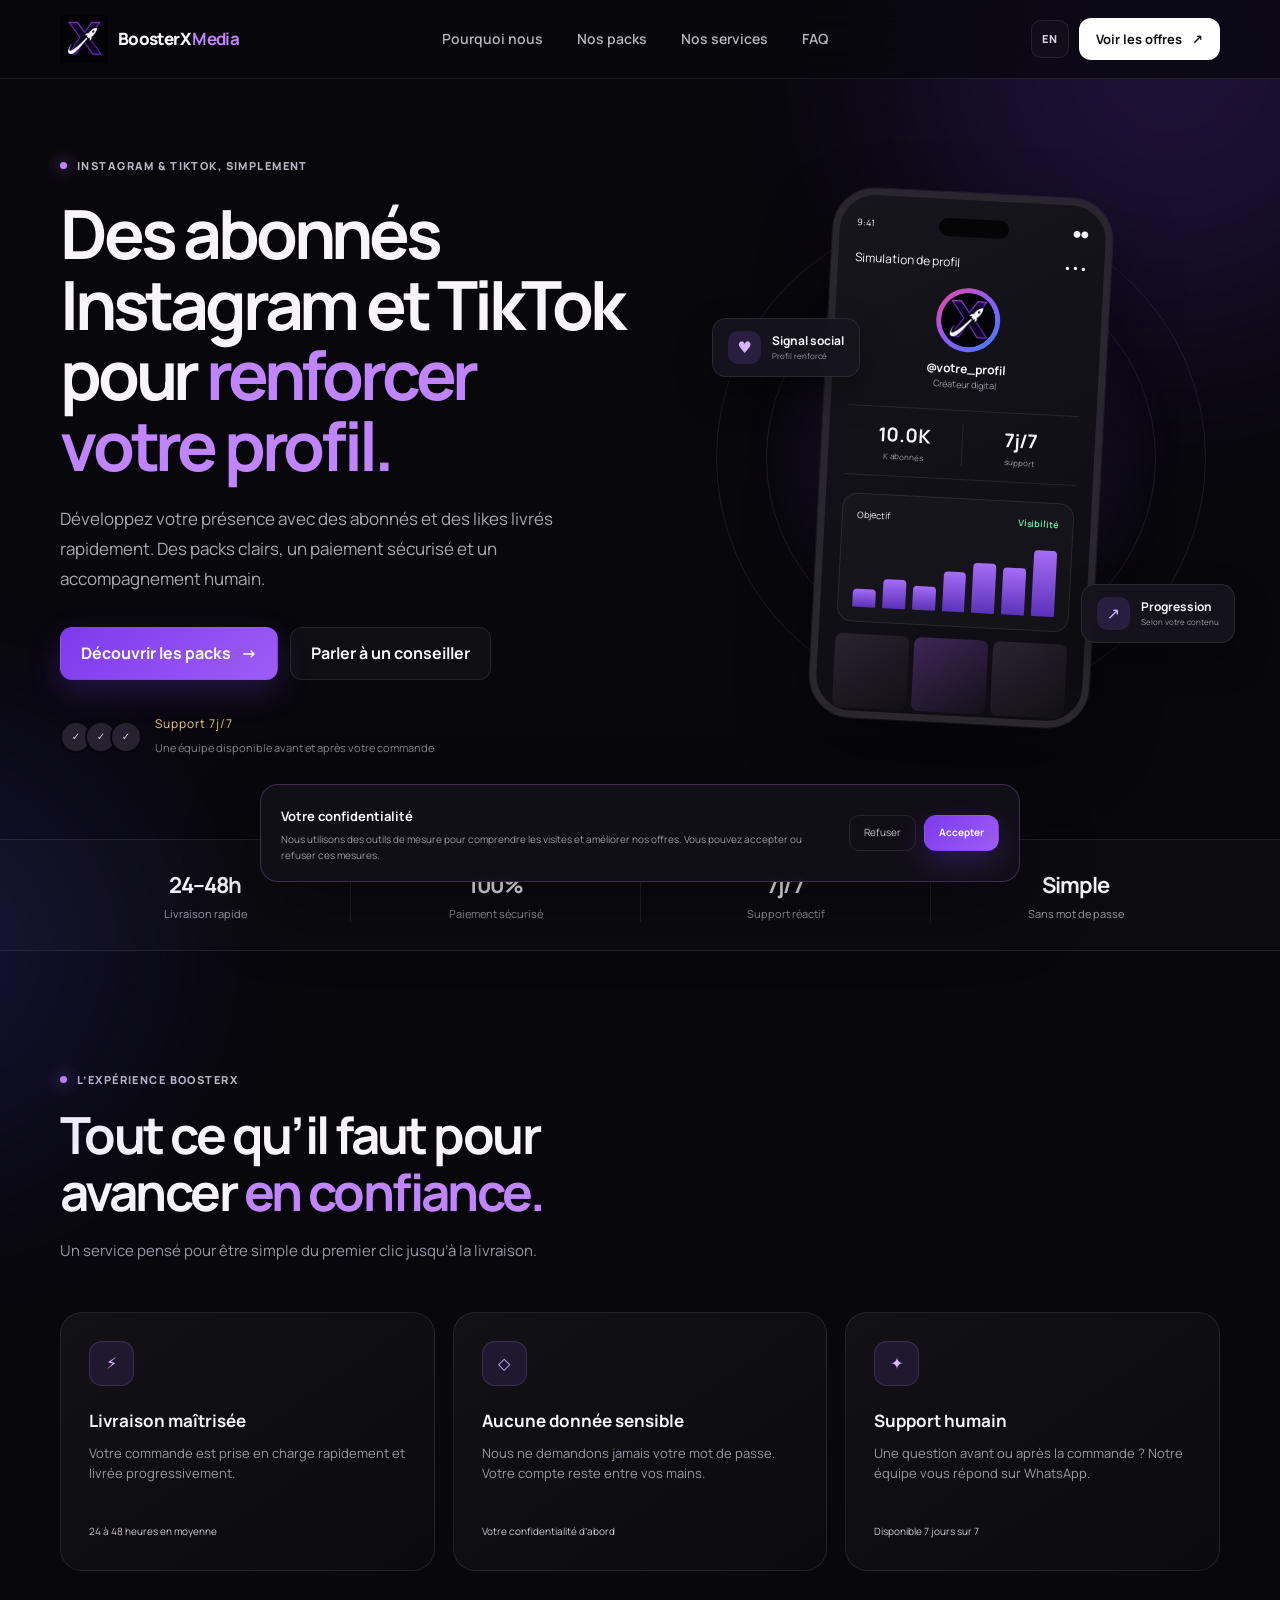
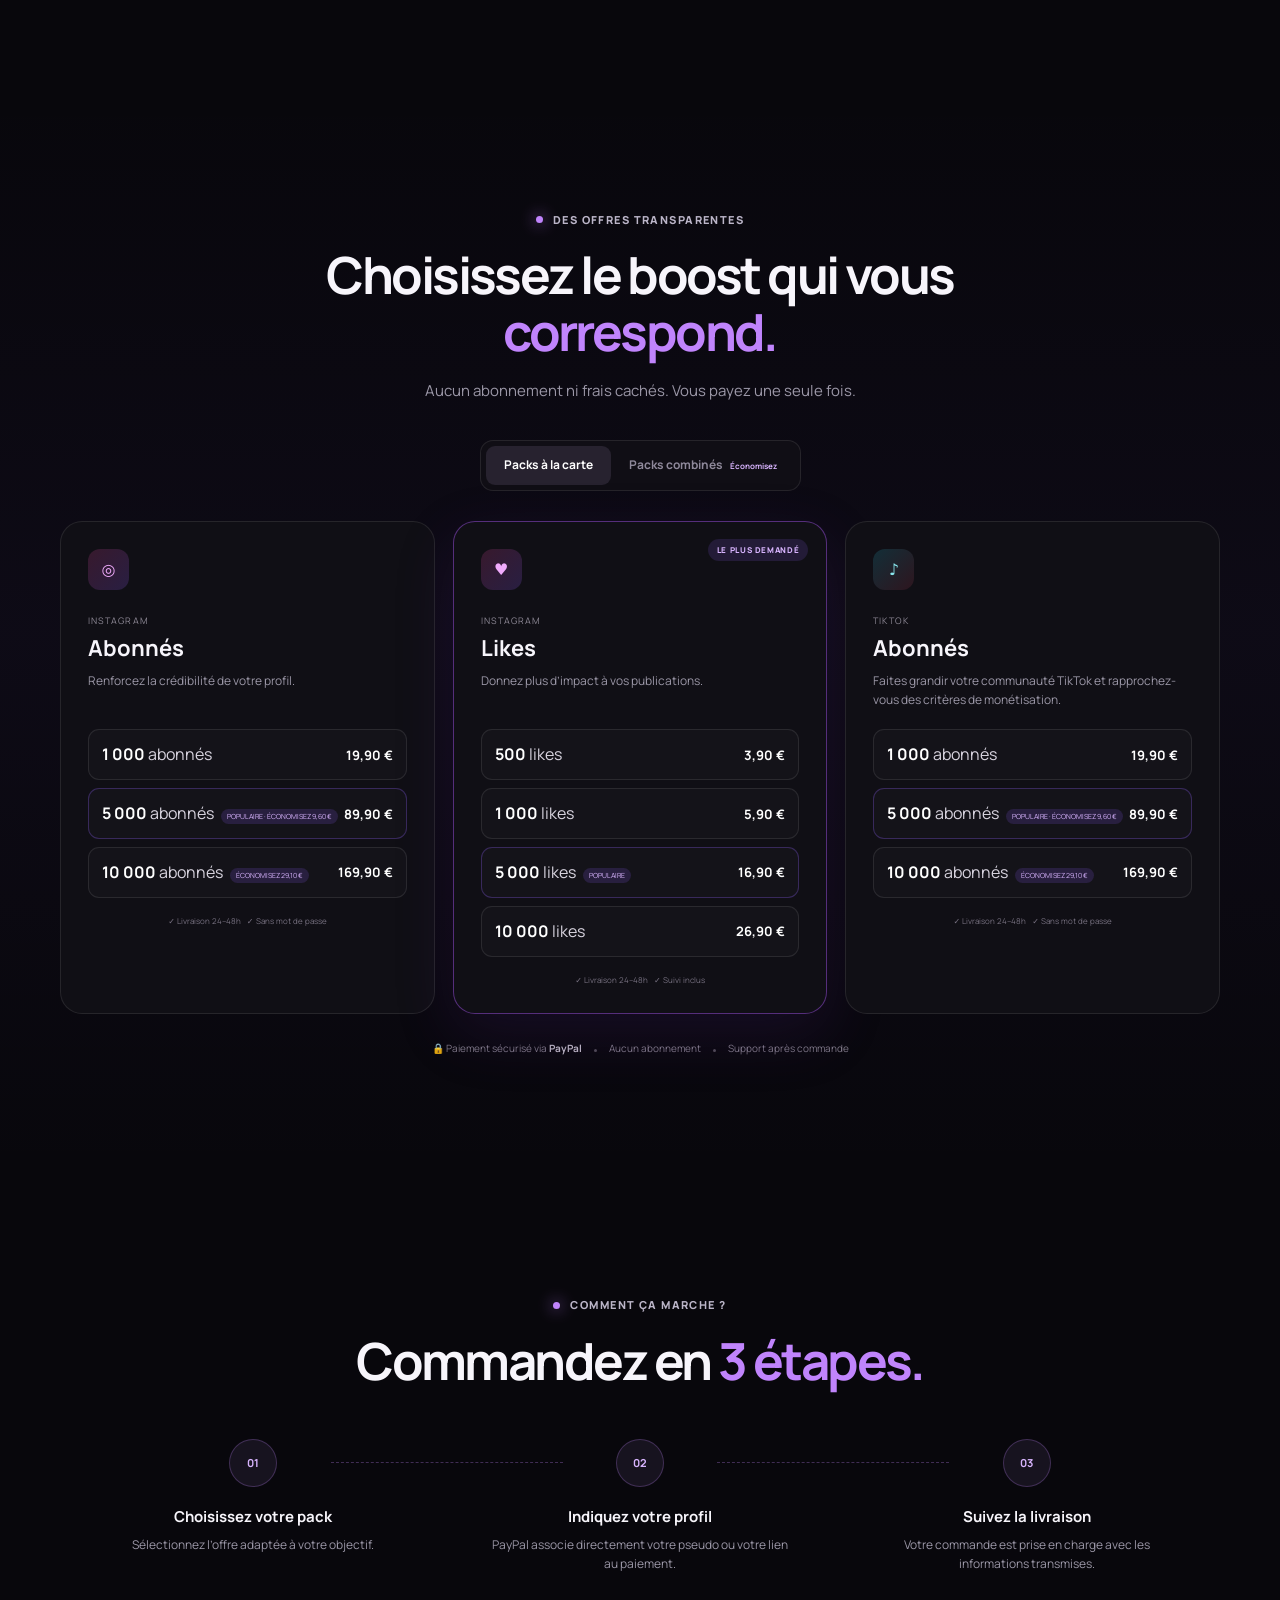
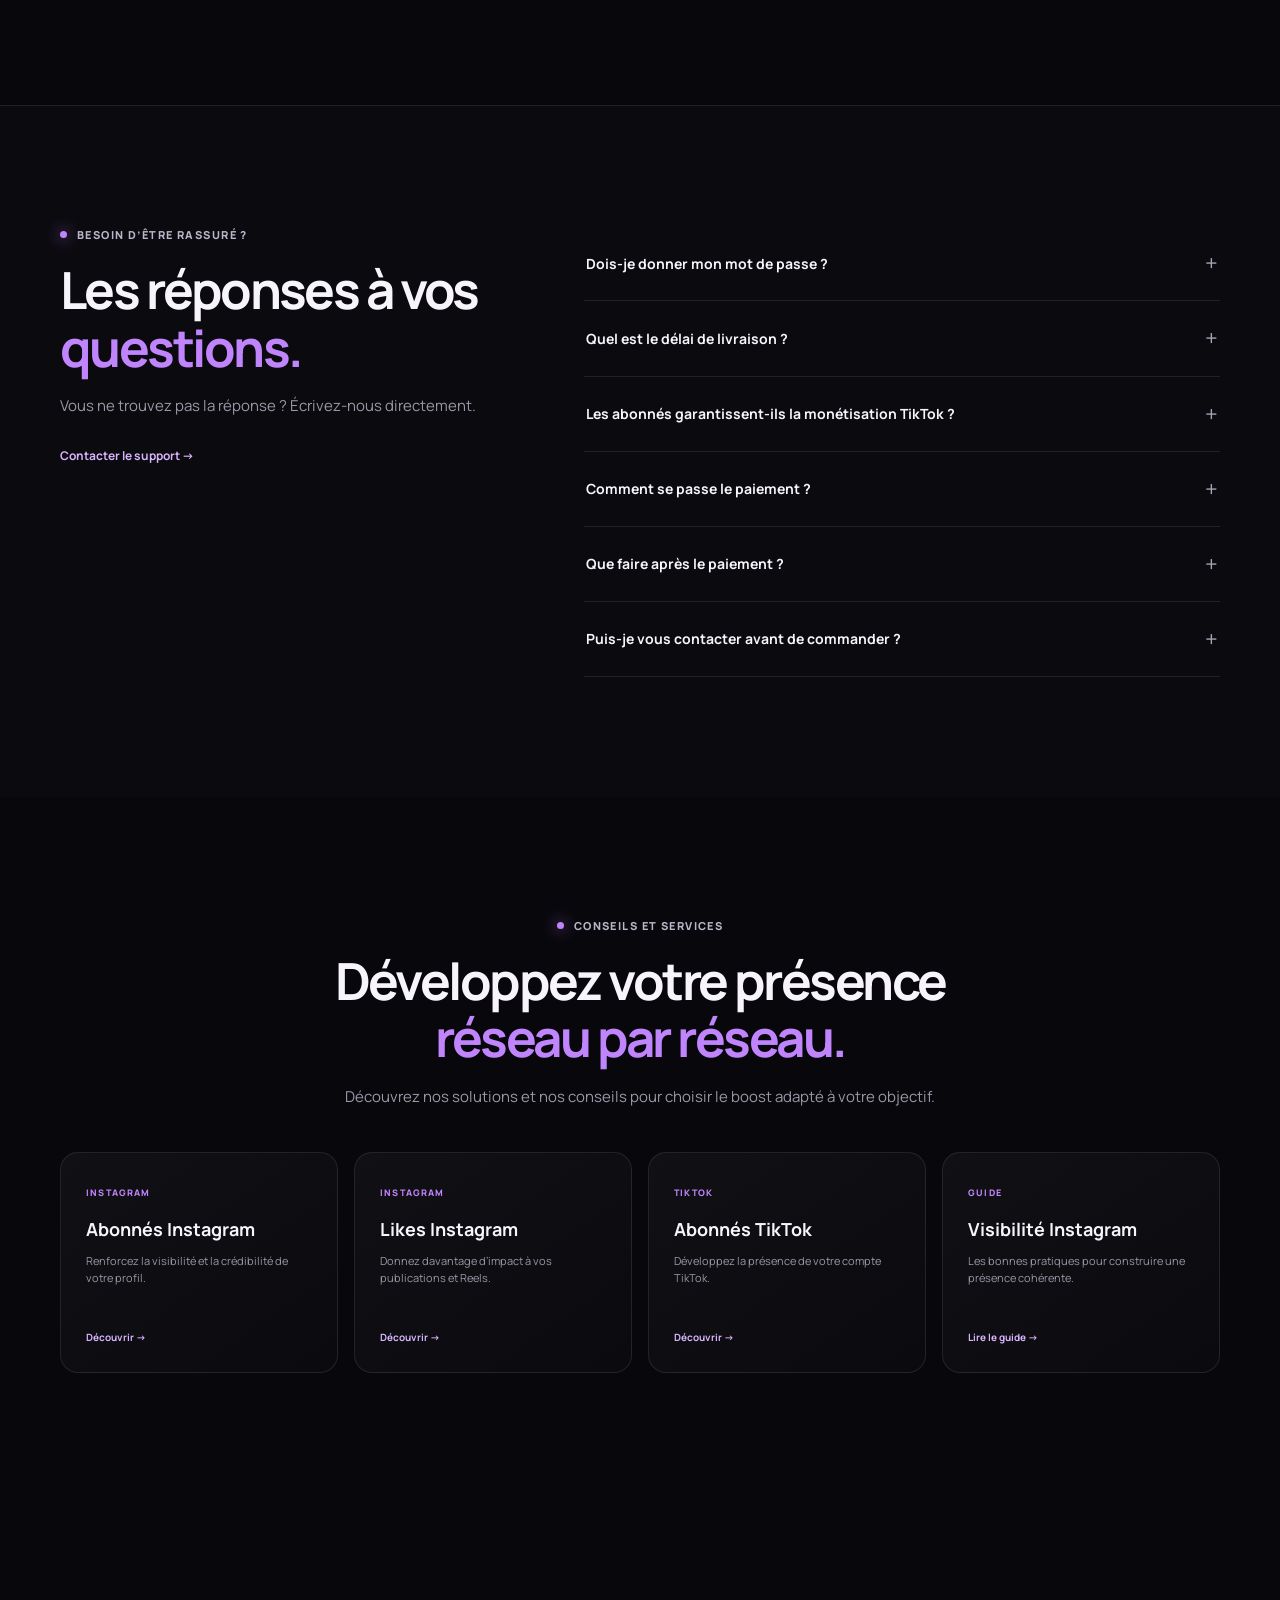
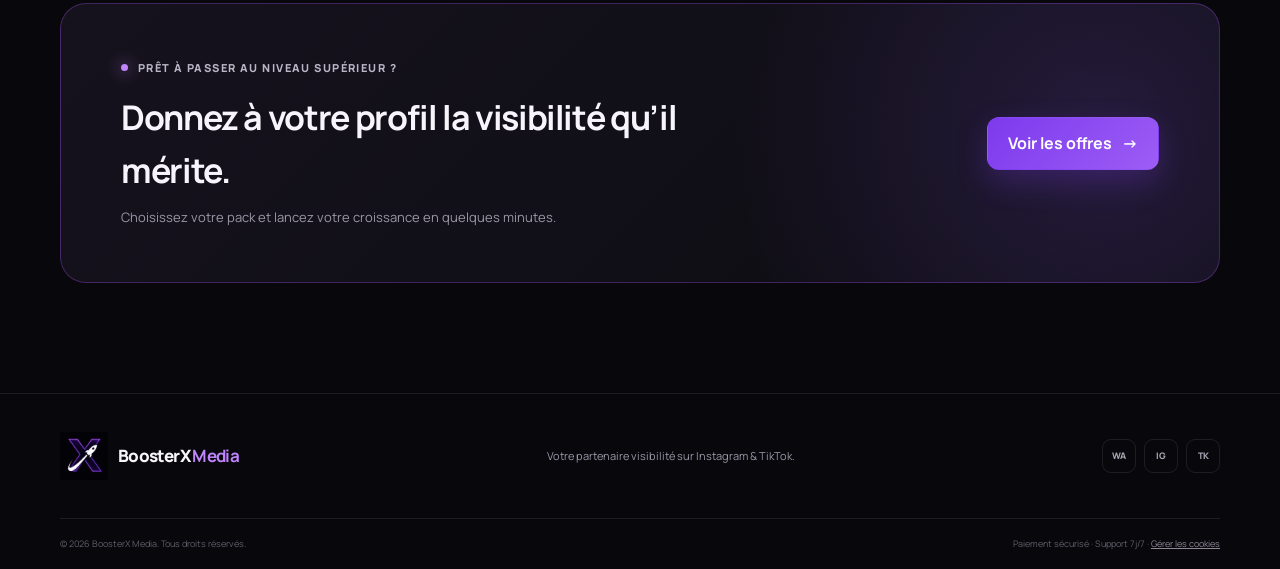
<file: index.html>
<!doctype html>
<html lang="fr">
<head>
  <meta charset="utf-8">
  <meta name="viewport" content="width=device-width, initial-scale=1">
  <title>Packs d’abonnés Instagram et TikTok | BoosterX Media</title>
  <meta name="description" content="Découvrez les packs BoosterX Media pour acheter des abonnés Instagram, des likes Instagram et des abonnés TikTok, sans abonnement ni mot de passe.">
  <meta name="robots" content="index,follow,max-image-preview:large">
  <link rel="canonical" href="https://www.boosterxmedia.com/">
  <link rel="alternate" hreflang="fr" href="https://www.boosterxmedia.com/">
  <link rel="alternate" hreflang="en" href="https://www.boosterxmedia.com/?lang=en">
  <link rel="alternate" hreflang="x-default" href="https://www.boosterxmedia.com/">
  <meta name="theme-color" content="#08070c">
  <link rel="icon" type="image/png" sizes="32x32" href="images/favicon-v2-32.png">
  <link rel="apple-touch-icon" sizes="180x180" href="images/apple-touch-icon-v2-180.png">
  <link rel="preconnect" href="https://fonts.googleapis.com">
  <link rel="preconnect" href="https://fonts.gstatic.com" crossorigin>
  <link href="https://fonts.googleapis.com/css2?family=Manrope:wght@400;500;600;700;800&display=swap" rel="stylesheet">
  <link rel="stylesheet" href="styles.css"><link rel="stylesheet" href="order.css">
  <meta property="og:title" content="BoosterX Media — Accélérez votre visibilité">
  <meta property="og:description" content="Instagram & TikTok : des packs clairs, une livraison rapide et un accompagnement humain.">
  <meta property="og:image" content="https://www.boosterxmedia.com/og/boosterx-share-v2.png">
  <meta property="og:image:type" content="image/png">
  <meta property="og:image:width" content="1200">
  <meta property="og:image:height" content="630">
  <meta property="og:image:alt" content="BoosterX Media — Votre visibilité, notre accélérateur">
  <meta property="og:url" content="https://www.boosterxmedia.com/">
  <meta property="og:type" content="website">
  <meta name="twitter:card" content="summary_large_image">
  <meta name="twitter:image" content="https://www.boosterxmedia.com/og/boosterx-share-v2.png">
  <script type="application/ld+json">
  {"@context":"https://schema.org","@type":"Organization","name":"BoosterX Media","url":"https://www.boosterxmedia.com/","logo":"https://www.boosterxmedia.com/images/logo-boosterx-v2.png","sameAs":["https://www.instagram.com/boosterx_media","https://www.tiktok.com/@boosterxmedia"],"contactPoint":{"@type":"ContactPoint","contactType":"customer support","availableLanguage":"French","url":"https://wa.me/33770111399"}}
  </script>
  <script type="application/ld+json">
  {"@context":"https://schema.org","@type":"WebSite","name":"BoosterX Media","url":"https://www.boosterxmedia.com/","inLanguage":"fr-FR"}
  </script>
  <script>
    window.dataLayer=window.dataLayer||[];function gtag(){dataLayer.push(arguments)}
    gtag('consent','default',{analytics_storage:'denied',ad_storage:'denied',ad_user_data:'denied',ad_personalization:'denied',wait_for_update:500});
    gtag('js',new Date());gtag('config','G-YE1X6FCZ5F');
  </script>
  <script async src="https://www.googletagmanager.com/gtag/js?id=G-YE1X6FCZ5F"></script>
  <script>
    !function(w,d,t){w.TiktokAnalyticsObject=t;var q=w[t]=w[t]||[];q.methods=['page','track','identify','instances','debug','on','off','once','ready','alias','group','enableCookie','disableCookie','holdConsent','revokeConsent','grantConsent'];q.setAndDefer=function(t,e){t[e]=function(){t.push([e].concat([].slice.call(arguments)))}};for(var i=0;i<q.methods.length;i++)q.setAndDefer(q,q.methods[i]);q.load=function(e,n){var r='https://analytics.tiktok.com/i18n/pixel/events.js',s=d.createElement('script'),a=d.getElementsByTagName('script')[0];q._i=q._i||{};q._i[e]=[];q._i[e]._u=r;q._t=q._t||{};q._t[e]=+new Date;q._o=q._o||{};q._o[e]=n||{};s.async=true;s.src=r+'?sdkid='+e+'&lib='+t;a.parentNode.insertBefore(s,a)}}(window,document,'ttq');ttq.holdConsent();ttq.load('D2NH2U3C77U5B8SR4A30');ttq.page();
  </script>
</head>
<body>
  <a class="skip-link" href="#main">Aller au contenu</a>
  <div class="ambient ambient-one" aria-hidden="true"></div>
  <div class="ambient ambient-two" aria-hidden="true"></div>

  <header class="site-header" id="top">
    <div class="container nav-wrap">
      <a class="brand" id="brand-link" href="#top" aria-label="BoosterX Media, accueil">
        <img src="images/logo-boosterx-v2.png" alt="" width="48" height="48">
        <span>BoosterX <strong>Media</strong></span>
      </a>
      <nav class="desktop-nav" aria-label="Navigation principale">
        <a href="#avantages">Pourquoi nous</a><a href="#packs">Nos packs</a><a href="#services">Nos services</a><a href="#faq">FAQ</a>
      </nav>
      <div class="nav-actions"><a class="language-switch" id="languageSwitch" href="?lang=en" aria-label="View the site in English">EN</a><a class="button button-small" href="#packs">Voir les offres <span aria-hidden="true">↗</span></a></div>
    </div>
  </header>

  <main id="main">
    <section class="hero container">
      <div class="hero-copy reveal">
        <div class="eyebrow"><span></span> Instagram & TikTok, simplement</div>
        <h1>Des abonnés Instagram et TikTok pour <em>renforcer votre profil.</em></h1>
        <p>Développez votre présence avec des abonnés et des likes livrés rapidement. Des packs clairs, un paiement sécurisé et un accompagnement humain.</p>
        <div class="hero-actions">
          <a class="button button-primary" href="#packs">Découvrir les packs <span aria-hidden="true">→</span></a>
          <a class="button button-ghost" data-track="whatsapp_hero" href="https://wa.me/33770111399" target="_blank" rel="noopener">Parler à un conseiller</a>
        </div>
        <div class="hero-proof">
          <div class="avatars" aria-hidden="true"><span>✓</span><span>✓</span><span>✓</span></div>
          <div><div class="stars" aria-label="Support disponible 7 jours sur 7">Support 7j/7</div><small>Une équipe disponible avant et après votre commande</small></div>
        </div>
      </div>

      <div class="hero-visual reveal" aria-label="Aperçu d’une croissance sur les réseaux sociaux">
        <div class="orbit orbit-one"></div><div class="orbit orbit-two"></div>
        <div class="phone">
          <div class="phone-top"><span>9:41</span><i></i><span>●●</span></div>
          <div class="social-head"><span>Simulation de profil</span><b>•••</b></div>
          <div class="profile">
            <div class="profile-logo"><img src="images/logo-boosterx-v2.png" alt="Logo BoosterX Media"></div>
            <strong>@votre_profil</strong><span>Créateur digital</span>
          </div>
          <div class="metrics"><div><b data-count="10">0</b><span>K abonnés</span></div><div><b>7j/7</b><span>support</span></div></div>
          <div class="chart"><div class="chart-head"><span>Objectif</span><strong>Visibilité</strong></div><div class="bars" aria-hidden="true"><i></i><i></i><i></i><i></i><i></i><i></i><i></i></div></div>
          <div class="mini-posts" aria-hidden="true"><span></span><span></span><span></span></div>
        </div>
        <div class="float-card float-like"><span>♥</span><div><b>Signal social</b><small>Profil renforcé</small></div></div>
        <div class="float-card float-growth"><span>↗</span><div><b>Progression</b><small>Selon votre contenu</small></div></div>
      </div>
    </section>

    <section class="trust-strip" aria-label="Nos engagements">
      <div class="container trust-grid">
        <div><b>24–48h</b><span>Livraison rapide</span></div><div><b>100%</b><span>Paiement sécurisé</span></div><div><b>7j/7</b><span>Support réactif</span></div><div><b>Simple</b><span>Sans mot de passe</span></div>
      </div>
    </section>

    <section class="section container" id="avantages">
      <div class="section-heading reveal"><div class="eyebrow"><span></span> L’expérience BoosterX</div><h2>Tout ce qu’il faut pour avancer <em>en confiance.</em></h2><p>Un service pensé pour être simple du premier clic jusqu’à la livraison.</p></div>
      <div class="benefits-grid">
        <article class="benefit-card reveal"><div class="icon-box">⚡</div><h3>Livraison maîtrisée</h3><p>Votre commande est prise en charge rapidement et livrée progressivement.</p><span>24 à 48 heures en moyenne</span></article>
        <article class="benefit-card reveal"><div class="icon-box">◇</div><h3>Aucune donnée sensible</h3><p>Nous ne demandons jamais votre mot de passe. Votre compte reste entre vos mains.</p><span>Votre confidentialité d’abord</span></article>
        <article class="benefit-card reveal"><div class="icon-box">✦</div><h3>Support humain</h3><p>Une question avant ou après la commande ? Notre équipe vous répond sur WhatsApp.</p><span>Disponible 7 jours sur 7</span></article>
      </div>
    </section>

    <section class="section packs-section" id="packs">
      <div class="container">
        <div class="section-heading centered reveal"><div class="eyebrow"><span></span> Des offres transparentes</div><h2>Choisissez le boost qui vous <em>correspond.</em></h2><p>Aucun abonnement ni frais cachés. Vous payez une seule fois.</p></div>
        <div class="tabs" role="tablist" aria-label="Types de packs"><button class="tab active" data-target="single-packs" role="tab" aria-selected="true">Packs à la carte</button><button class="tab" data-target="combo-packs" role="tab" aria-selected="false">Packs combinés <span>Économisez</span></button></div>

        <div class="pack-panel active" id="single-packs">
          <article class="price-card reveal"><div class="platform-icon instagram">◎</div><div class="card-title"><span>Instagram</span><h3>Abonnés</h3></div><p>Renforcez la crédibilité de votre profil.</p><div class="choice-list">
            <button class="order-btn" data-pack="Instagram Followers 1K" data-platform="Instagram" data-type="followers" data-amount="19.90"><span><b>1 000</b> abonnés</span><strong>19,90 €</strong></button>
            <button class="order-btn popular-choice" data-pack="Instagram Followers 5K" data-platform="Instagram" data-type="followers" data-amount="89.90"><span><b>5 000</b> abonnés <small>Populaire · Économisez 9,60 €</small></span><strong>89,90 €</strong></button>
            <button class="order-btn" data-pack="Instagram Followers 10K" data-platform="Instagram" data-type="followers" data-amount="169.90"><span><b>10 000</b> abonnés <small>Économisez 29,10 €</small></span><strong>169,90 €</strong></button>
          </div><div class="card-note">✓ Livraison 24–48h &nbsp; ✓ Sans mot de passe</div></article>

          <article class="price-card featured reveal"><div class="top-badge">Le plus demandé</div><div class="platform-icon instagram">♥</div><div class="card-title"><span>Instagram</span><h3>Likes</h3></div><p>Donnez plus d’impact à vos publications.</p><div class="choice-list">
            <button class="order-btn" data-pack="Instagram Likes 500" data-platform="Instagram" data-type="likes" data-amount="3.90"><span><b>500</b> likes</span><strong>3,90 €</strong></button>
            <button class="order-btn" data-pack="Instagram Likes 1K" data-platform="Instagram" data-type="likes" data-amount="5.90"><span><b>1 000</b> likes</span><strong>5,90 €</strong></button>
            <button class="order-btn popular-choice" data-pack="Instagram Likes 5K" data-platform="Instagram" data-type="likes" data-amount="16.90"><span><b>5 000</b> likes <small>Populaire</small></span><strong>16,90 €</strong></button>
            <button class="order-btn" data-pack="Instagram Likes 10K" data-platform="Instagram" data-type="likes" data-amount="26.90"><span><b>10 000</b> likes</span><strong>26,90 €</strong></button>
          </div><div class="card-note">✓ Livraison 24–48h &nbsp; ✓ Suivi inclus</div></article>

          <article class="price-card reveal"><div class="platform-icon tiktok">♪</div><div class="card-title"><span>TikTok</span><h3>Abonnés</h3></div><p>Faites grandir votre communauté TikTok et rapprochez-vous des critères de monétisation.</p><div class="choice-list">
            <button class="order-btn" data-pack="TikTok Followers 1K" data-platform="TikTok" data-type="followers" data-amount="19.90"><span><b>1 000</b> abonnés</span><strong>19,90 €</strong></button>
            <button class="order-btn popular-choice" data-pack="TikTok Followers 5K" data-platform="TikTok" data-type="followers" data-amount="89.90"><span><b>5 000</b> abonnés <small>Populaire · Économisez 9,60 €</small></span><strong>89,90 €</strong></button>
            <button class="order-btn" data-pack="TikTok Followers 10K" data-platform="TikTok" data-type="followers" data-amount="169.90"><span><b>10 000</b> abonnés <small>Économisez 29,10 €</small></span><strong>169,90 €</strong></button>
          </div><div class="card-note">✓ Livraison 24–48h &nbsp; ✓ Sans mot de passe</div></article>
        </div>

        <div class="pack-panel combo-grid" id="combo-packs">
          <article class="combo-card"><span>Starter</span><h3>1 000 <small>abonnés</small></h3><div class="plus">+</div><h3>1 000 <small>likes</small></h3><div class="combo-price">22,90 €</div><div class="combo-saving">Économisez 2,90 €</div><button class="order-btn button button-primary" data-pack="Pack Starter (1K abonnés + 1K likes)" data-platform="Instagram" data-type="combo" data-amount="22.90">Choisir Starter</button></article>
          <article class="combo-card combo-featured"><div class="top-badge">Meilleur choix</div><span>Boost</span><h3>5 000 <small>abonnés</small></h3><div class="plus">+</div><h3>5 000 <small>likes</small></h3><div class="combo-price">99,90 €</div><div class="combo-saving">Économisez 6,90 €</div><button class="order-btn button button-primary" data-pack="Pack Boost (5K abonnés + 5K likes)" data-platform="Instagram" data-type="combo" data-amount="99.90">Choisir Boost</button></article>
          <article class="combo-card"><span>Premium</span><h3>10 000 <small>abonnés</small></h3><div class="plus">+</div><h3>10 000 <small>likes</small></h3><div class="combo-price">179,90 €</div><div class="combo-saving">Économisez 16,90 €</div><button class="order-btn button button-primary" data-pack="Pack Premium (10K abonnés + 10K likes)" data-platform="Instagram" data-type="combo" data-amount="179.90">Choisir Premium</button></article>
        </div>
        <div class="payment-line"><span>🔒</span> Paiement sécurisé via <b>PayPal</b> <i></i> Aucun abonnement <i></i> Support après commande</div>
      </div>
    </section>

    <section class="process-section section container">
      <div class="section-heading reveal"><div class="eyebrow"><span></span> Comment ça marche ?</div><h2>Commandez en <em>3 étapes.</em></h2></div>
      <div class="steps"><article class="reveal"><b>01</b><h3>Choisissez votre pack</h3><p>Sélectionnez l’offre adaptée à votre objectif.</p></article><article class="reveal"><b>02</b><h3>Indiquez votre profil</h3><p>PayPal associe directement votre pseudo ou votre lien au paiement.</p></article><article class="reveal"><b>03</b><h3>Suivez la livraison</h3><p>Votre commande est prise en charge avec les informations transmises.</p></article></div>
    </section>

    <section class="section faq-section" id="faq"><div class="container faq-layout"><div class="section-heading reveal"><div class="eyebrow"><span></span> Besoin d’être rassuré ?</div><h2>Les réponses à vos <em>questions.</em></h2><p>Vous ne trouvez pas la réponse ? Écrivez-nous directement.</p><a class="text-link" data-track="whatsapp_faq" href="https://wa.me/33770111399" target="_blank" rel="noopener">Contacter le support →</a></div><div class="faq-list">
      <details class="reveal"><summary>Dois-je donner mon mot de passe ? <span>+</span></summary><p>Non, jamais. Nous avons uniquement besoin de votre pseudo public et, pour les likes, du lien de la publication concernée.</p></details>
      <details class="reveal"><summary>Quel est le délai de livraison ? <span>+</span></summary><p>La plupart des commandes sont traitées sous 24 à 48 heures. Le délai peut varier légèrement selon la taille du pack.</p></details>
      <details class="reveal"><summary>Les abonnés garantissent-ils la monétisation TikTok ? <span>+</span></summary><p>Non. Ils peuvent vous rapprocher d’un seuil d’abonnés, mais TikTok applique aussi d’autres critères d’éligibilité et vérifie le respect de ses règles. La création de contenu et les vues restent indispensables.</p></details>
      <details class="reveal"><summary>Comment se passe le paiement ? <span>+</span></summary><p>Vous êtes redirigé vers PayPal pour effectuer un paiement sécurisé. Aucun abonnement n’est créé.</p></details>
      <details class="reveal"><summary>Que faire après le paiement ? <span>+</span></summary><p>Rien de plus : votre profil ou votre lien de publication est enregistré avec le paiement. Notre équipe peut prendre en charge la commande directement.</p></details>
      <details class="reveal"><summary>Puis-je vous contacter avant de commander ? <span>+</span></summary><p>Bien sûr. Notre équipe est disponible sur WhatsApp pour vous aider à choisir le pack le plus adapté.</p></details>
    </div></div></section>

    <section class="section container" id="services">
      <div class="section-heading centered reveal"><div class="eyebrow"><span></span> Conseils et services</div><h2>Développez votre présence <em>réseau par réseau.</em></h2><p>Découvrez nos solutions et nos conseils pour choisir le boost adapté à votre objectif.</p></div>
      <div class="seo-links-grid">
        <a class="seo-link-card reveal" href="instagram-abonnes.html"><span>Instagram</span><h3>Abonnés Instagram</h3><p>Renforcez la visibilité et la crédibilité de votre profil.</p><strong>Découvrir →</strong></a>
        <a class="seo-link-card reveal" href="instagram-likes.html"><span>Instagram</span><h3>Likes Instagram</h3><p>Donnez davantage d’impact à vos publications et Reels.</p><strong>Découvrir →</strong></a>
        <a class="seo-link-card reveal" href="tiktok-abonnes.html"><span>TikTok</span><h3>Abonnés TikTok</h3><p>Développez la présence de votre compte TikTok.</p><strong>Découvrir →</strong></a>
        <a class="seo-link-card reveal" href="guide-visibilite-instagram.html"><span>Guide</span><h3>Visibilité Instagram</h3><p>Les bonnes pratiques pour construire une présence cohérente.</p><strong>Lire le guide →</strong></a>
      </div>
    </section>

    <section class="cta-section container reveal"><div><div class="eyebrow"><span></span> Prêt à passer au niveau supérieur ?</div><h2>Donnez à votre profil la visibilité qu’il mérite.</h2><p>Choisissez votre pack et lancez votre croissance en quelques minutes.</p></div><a class="button button-primary" href="#packs">Voir les offres <span>→</span></a></section>
  </main>

  <footer class="footer"><div class="container footer-top"><a class="brand" href="#top"><img src="images/logo-boosterx-v2.png" alt="" width="44" height="44"><span>BoosterX <strong>Media</strong></span></a><p>Votre partenaire visibilité sur Instagram & TikTok.</p><div class="social-links"><a id="wa-link" href="https://wa.me/33770111399" target="_blank" rel="noopener" aria-label="WhatsApp">WA</a><a id="ig-link" href="https://www.instagram.com/boosterx_media" target="_blank" rel="noopener" aria-label="Instagram">IG</a><a id="tt-link" href="https://www.tiktok.com/@boosterxmedia" target="_blank" rel="noopener" aria-label="TikTok">TK</a></div></div><div class="container footer-bottom"><span>© 2026 BoosterX Media. Tous droits réservés.</span><span>Paiement sécurisé · Support 7j/7 · <button type="button" id="cookieSettings">Gérer les cookies</button></span></div></footer>

  <div class="modal" id="modal" aria-hidden="true"><div class="modal-backdrop" data-close-modal></div><div class="modal-card" role="dialog" aria-modal="true" aria-labelledby="modalTitle"><button class="modal-close" type="button" data-close-modal aria-label="Fermer">×</button><div class="modal-icon">↗</div><span class="modal-kicker">Finaliser la commande</span><h2 id="modalTitle">Confirmez votre pack</h2><p id="selectedPack">Votre pack</p><form id="orderForm"><input type="hidden" id="pack"><input type="hidden" id="platform"><input type="hidden" id="type"><input type="hidden" id="amount"><div class="order-fields"><label id="handleField">Pseudo du profil<input id="handle" name="handle" autocomplete="off" placeholder="@votreprofil"></label><label id="postField">Lien de la publication<input id="postLink" name="postLink" type="url" inputmode="url" placeholder="https://instagram.com/p/..."></label><label>Adresse e-mail<input id="customerEmail" name="customerEmail" type="email" autocomplete="email" placeholder="vous@exemple.com" required></label></div><div class="secure-note" id="paypalInfo">Ces informations seront associées automatiquement au paiement.</div><div class="secure-note">🔒 Aucun mot de passe ne vous sera demandé.</div><button type="submit" class="button button-primary submit-button"><span>Continuer vers PayPal</span><strong id="modalPrice"></strong></button><small class="modal-foot">Vous serez redirigé vers PayPal pour valider le paiement sécurisé.</small></form></div></div>
  <div class="toast" id="toast" role="status"><span>✓</span><div><b>Pack confirmé</b><small>Redirection vers le paiement sécurisé…</small></div></div>
  <aside class="cookie-banner" id="cookieBanner" aria-label="Préférences de confidentialité" hidden>
    <div><b>Votre confidentialité</b><p>Nous utilisons des outils de mesure pour comprendre les visites et améliorer nos offres. Vous pouvez accepter ou refuser ces mesures.</p></div>
    <div class="cookie-actions"><button type="button" class="cookie-reject" id="cookieReject">Refuser</button><button type="button" class="button button-primary" id="cookieAccept">Accepter</button></div>
  </aside>
  <script src="language.js"></script>
  <script src="tracking.js"></script>
  <script src="script.js"></script>
</body>
</html>
</file>
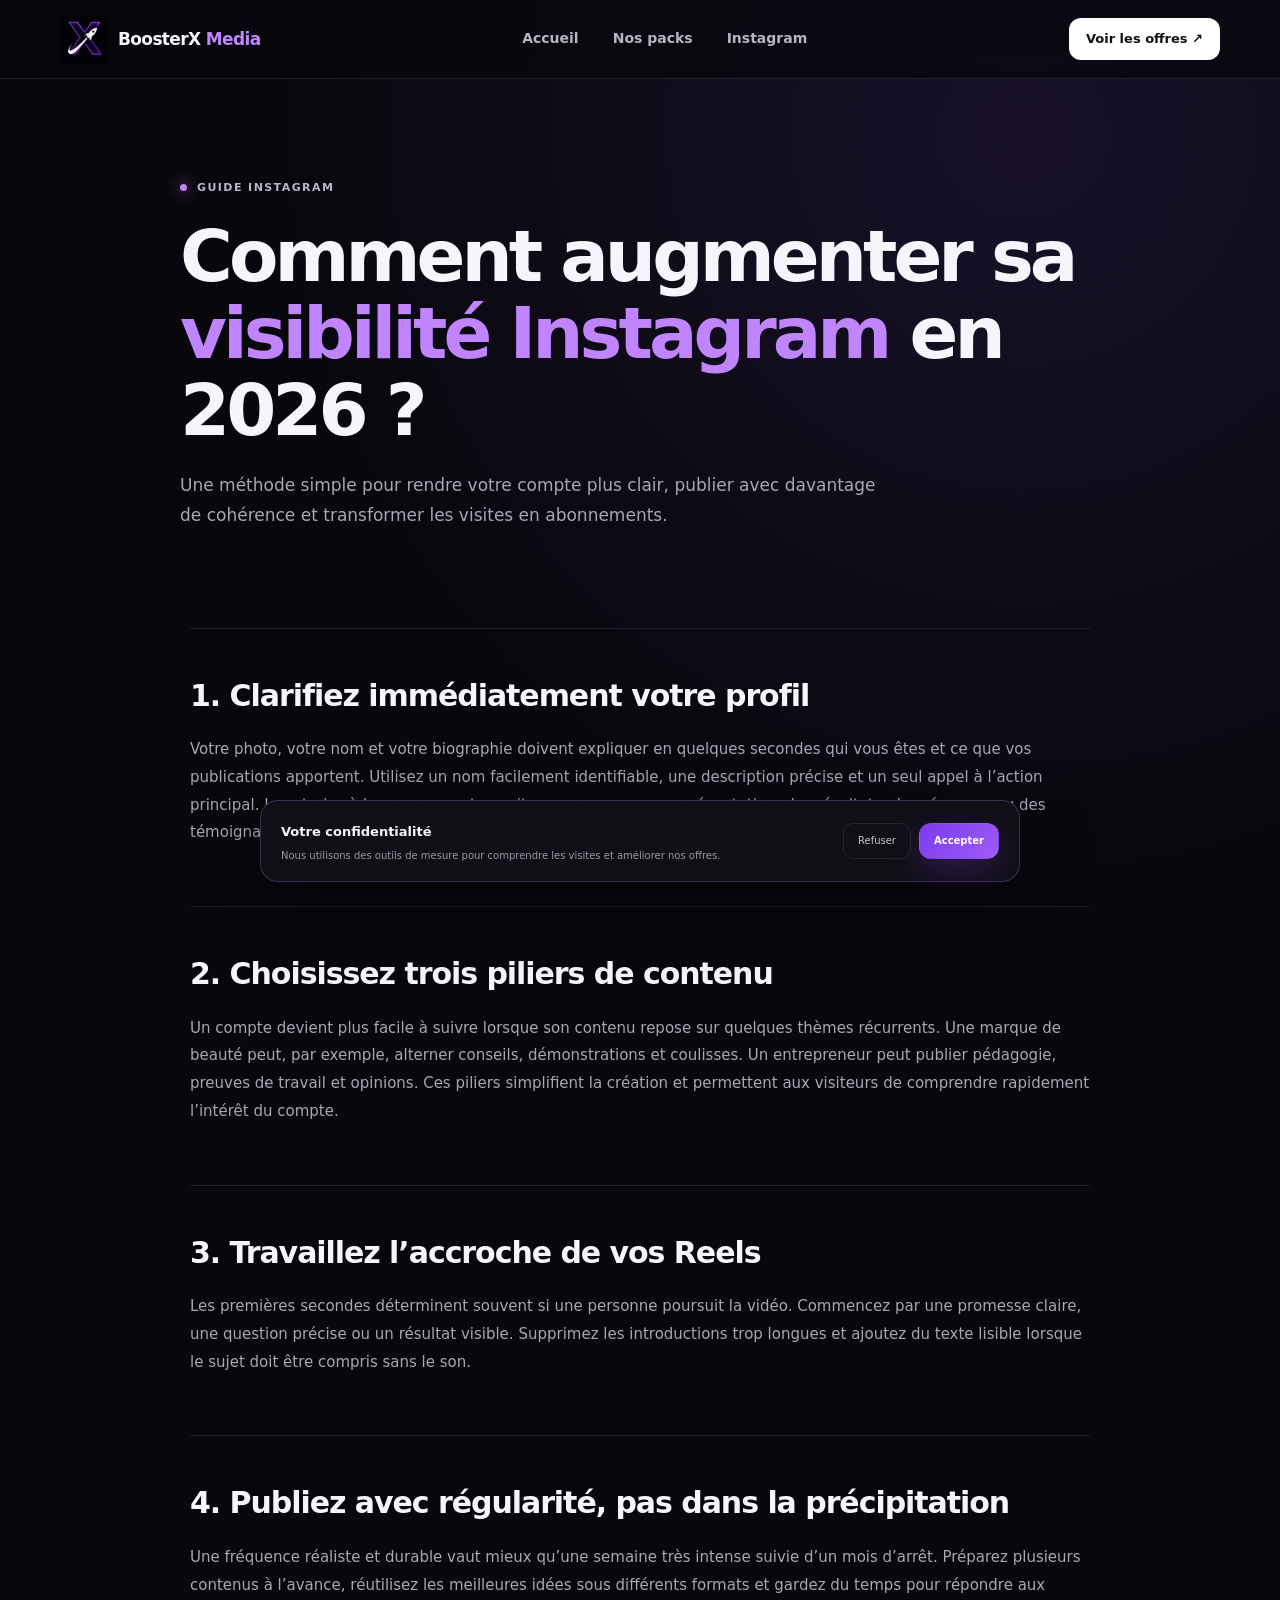
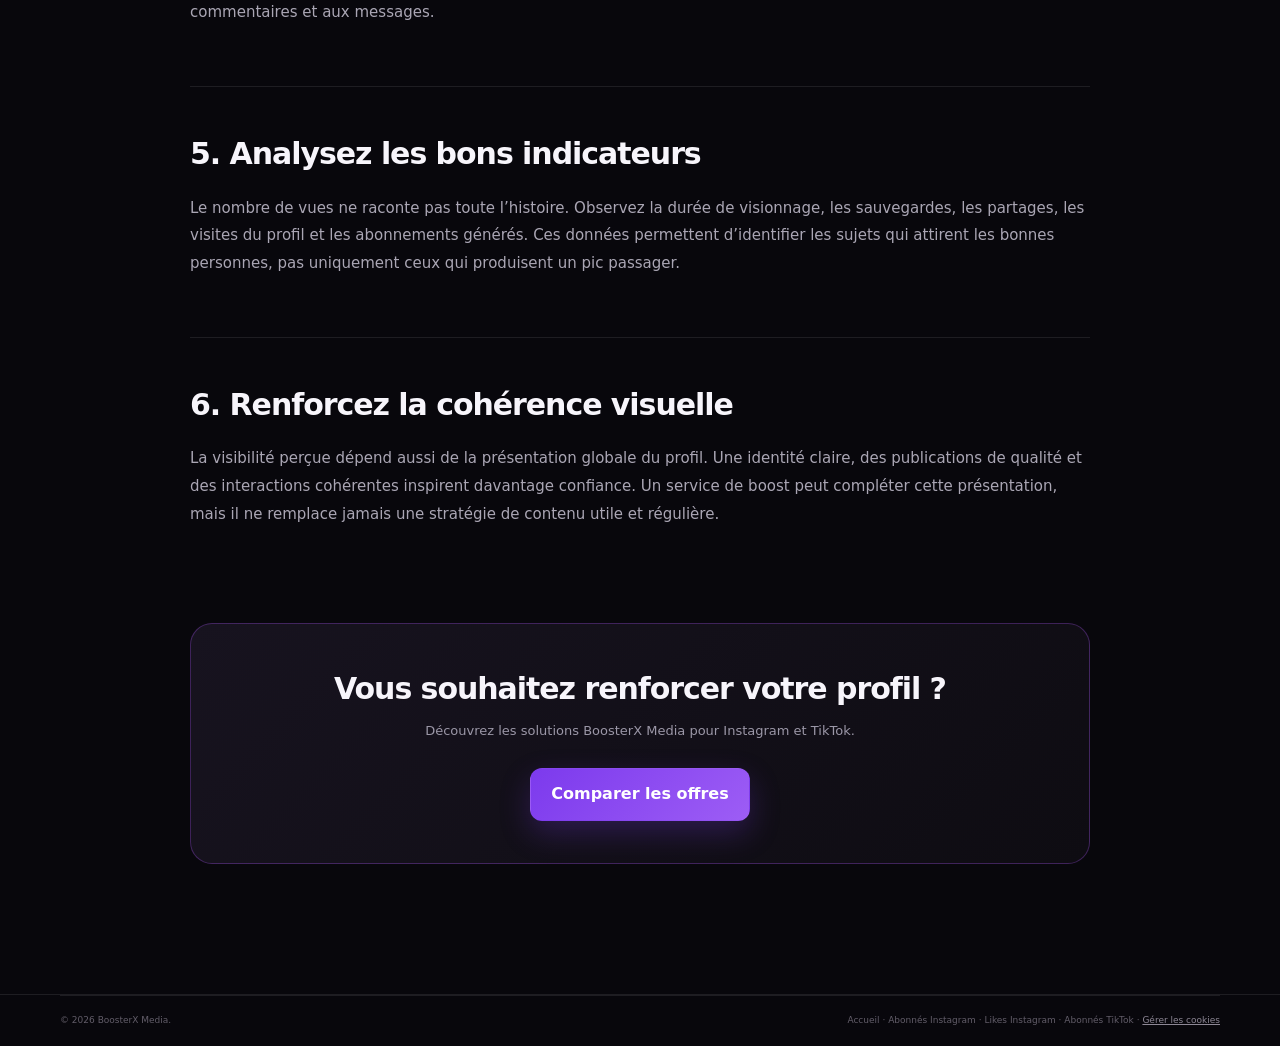
<file: guide-visibilite-instagram.html>
<!doctype html><html lang="fr"><head>
  <meta charset="utf-8"><meta name="viewport" content="width=device-width,initial-scale=1"><title>Comment augmenter sa visibilité Instagram en 2026 ?</title>
  <meta name="description" content="Découvrez une méthode claire pour améliorer la visibilité d’un compte Instagram : profil, contenu, Reels, régularité et analyse des performances."><meta name="robots" content="index,follow,max-image-preview:large"><link rel="canonical" href="https://www.boosterxmedia.com/guide-visibilite-instagram.html">
  <link rel="icon" href="images/favicon-v2-32.png"><link rel="stylesheet" href="styles.css"><meta property="og:title" content="Comment augmenter sa visibilité Instagram ?"><meta property="og:description" content="Les bonnes pratiques pour construire une présence Instagram plus cohérente."><meta property="og:image" content="https://www.boosterxmedia.com/og/boosterx-share-v2.png"><meta property="og:url" content="https://www.boosterxmedia.com/guide-visibilite-instagram.html"><meta property="og:type" content="article">
  <script type="application/ld+json">{"@context":"https://schema.org","@type":"Article","headline":"Comment augmenter sa visibilité Instagram en 2026 ?","datePublished":"2026-08-04","dateModified":"2026-08-18","author":{"@type":"Organization","name":"BoosterX Media"},"publisher":{"@type":"Organization","name":"BoosterX Media","logo":{"@type":"ImageObject","url":"https://www.boosterxmedia.com/images/logo-boosterx-v2.png"}},"mainEntityOfPage":"https://www.boosterxmedia.com/guide-visibilite-instagram.html"}</script>
  <script>window.dataLayer=window.dataLayer||[];function gtag(){dataLayer.push(arguments)}gtag('consent','default',{analytics_storage:'denied',ad_storage:'denied',ad_user_data:'denied',ad_personalization:'denied',wait_for_update:500});gtag('js',new Date());gtag('config','G-YE1X6FCZ5F');</script><script async src="https://www.googletagmanager.com/gtag/js?id=G-YE1X6FCZ5F"></script>
</head><body class="seo-page"><header class="site-header"><div class="container nav-wrap"><a class="brand" href="/"><img src="images/logo-boosterx-v2.png" alt="" width="48" height="48"><span>BoosterX <strong>Media</strong></span></a><nav class="desktop-nav"><a href="/">Accueil</a><a href="/#packs">Nos packs</a><a href="instagram-abonnes.html">Instagram</a></nav><a class="button button-small" href="/#packs">Voir les offres ↗</a></div></header>
  <main class="seo-main"><div class="container seo-hero"><div class="eyebrow"><span></span> Guide Instagram</div><h1>Comment augmenter sa <em>visibilité Instagram</em> en 2026 ?</h1><p>Une méthode simple pour rendre votre compte plus clair, publier avec davantage de cohérence et transformer les visites en abonnements.</p></div>
  <article class="container seo-article"><section><h2>1. Clarifiez immédiatement votre profil</h2><p>Votre photo, votre nom et votre biographie doivent expliquer en quelques secondes qui vous êtes et ce que vos publications apportent. Utilisez un nom facilement identifiable, une description précise et un seul appel à l’action principal. Les stories à la une peuvent ensuite rassurer avec une présentation, des résultats, des réponses ou des témoignages authentiques.</p></section><section><h2>2. Choisissez trois piliers de contenu</h2><p>Un compte devient plus facile à suivre lorsque son contenu repose sur quelques thèmes récurrents. Une marque de beauté peut, par exemple, alterner conseils, démonstrations et coulisses. Un entrepreneur peut publier pédagogie, preuves de travail et opinions. Ces piliers simplifient la création et permettent aux visiteurs de comprendre rapidement l’intérêt du compte.</p></section><section><h2>3. Travaillez l’accroche de vos Reels</h2><p>Les premières secondes déterminent souvent si une personne poursuit la vidéo. Commencez par une promesse claire, une question précise ou un résultat visible. Supprimez les introductions trop longues et ajoutez du texte lisible lorsque le sujet doit être compris sans le son.</p></section><section><h2>4. Publiez avec régularité, pas dans la précipitation</h2><p>Une fréquence réaliste et durable vaut mieux qu’une semaine très intense suivie d’un mois d’arrêt. Préparez plusieurs contenus à l’avance, réutilisez les meilleures idées sous différents formats et gardez du temps pour répondre aux commentaires et aux messages.</p></section><section><h2>5. Analysez les bons indicateurs</h2><p>Le nombre de vues ne raconte pas toute l’histoire. Observez la durée de visionnage, les sauvegardes, les partages, les visites du profil et les abonnements générés. Ces données permettent d’identifier les sujets qui attirent les bonnes personnes, pas uniquement ceux qui produisent un pic passager.</p></section><section><h2>6. Renforcez la cohérence visuelle</h2><p>La visibilité perçue dépend aussi de la présentation globale du profil. Une identité claire, des publications de qualité et des interactions cohérentes inspirent davantage confiance. Un service de boost peut compléter cette présentation, mais il ne remplace jamais une stratégie de contenu utile et régulière.</p></section><div class="seo-cta"><h2>Vous souhaitez renforcer votre profil ?</h2><p>Découvrez les solutions BoosterX Media pour Instagram et TikTok.</p><a class="button button-primary" href="/#packs">Comparer les offres</a></div></article></main>
  <footer class="footer"><div class="container footer-bottom"><span>© 2026 BoosterX Media.</span><span><a href="/">Accueil</a> · <a href="instagram-abonnes.html">Abonnés Instagram</a> · <a href="instagram-likes.html">Likes Instagram</a> · <a href="tiktok-abonnes.html">Abonnés TikTok</a> · <button type="button" id="cookieSettings">Gérer les cookies</button></span></div></footer><aside class="cookie-banner" id="cookieBanner" aria-label="Préférences de confidentialité" hidden><div><b>Votre confidentialité</b><p>Nous utilisons des outils de mesure pour comprendre les visites et améliorer nos offres.</p></div><div class="cookie-actions"><button class="cookie-reject" id="cookieReject">Refuser</button><button class="button button-primary" id="cookieAccept">Accepter</button></div></aside><script src="tracking.js"></script>
</body></html>
</file>
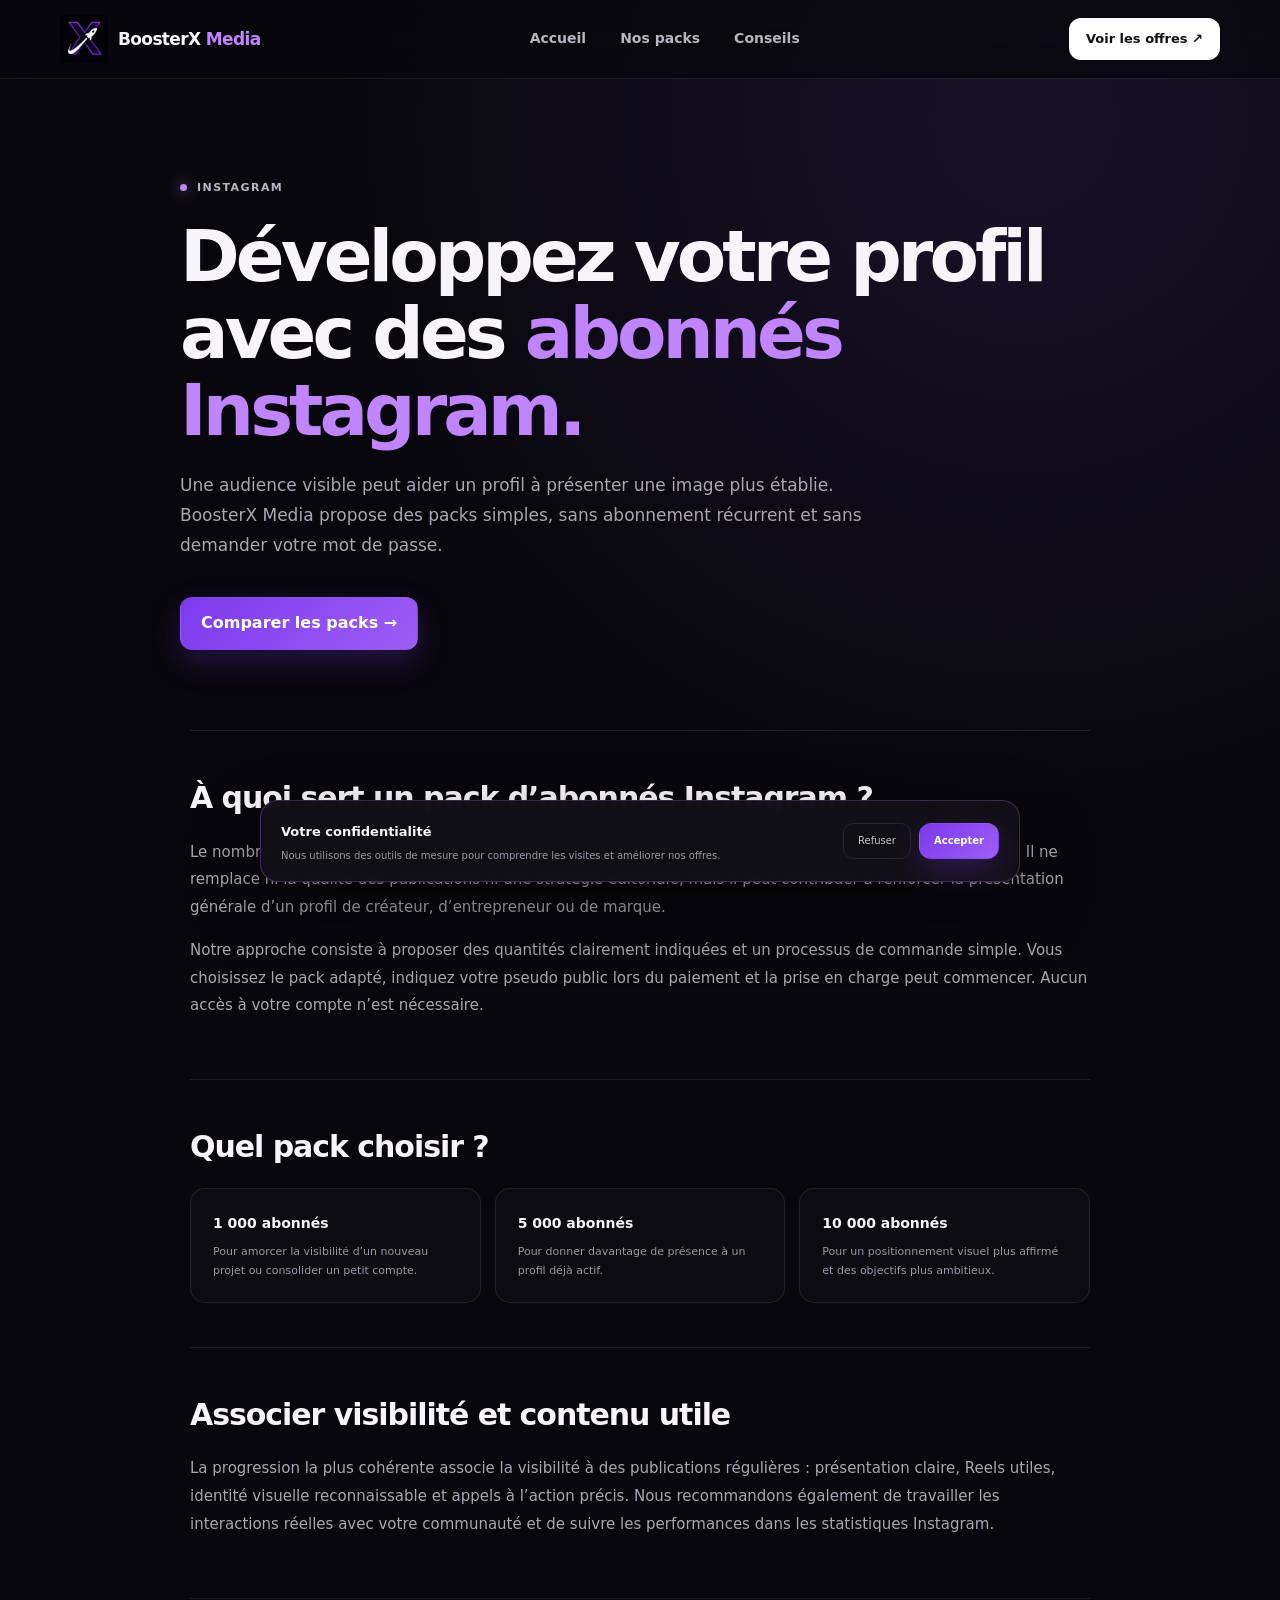
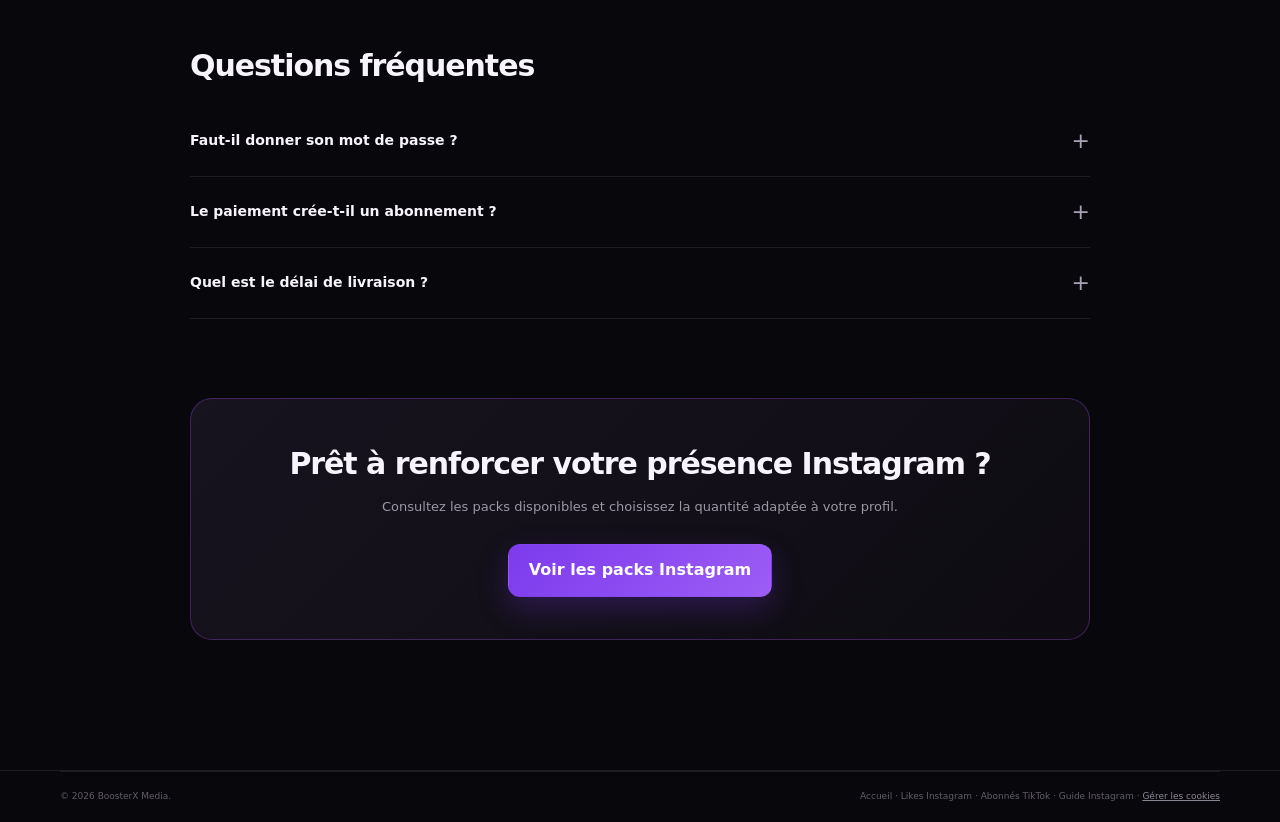
<file: instagram-abonnes.html>
<!doctype html><html lang="fr"><head>
  <meta charset="utf-8"><meta name="viewport" content="width=device-width,initial-scale=1">
  <title>Acheter des abonnés Instagram | BoosterX Media</title>
  <meta name="description" content="Achetez des abonnés Instagram avec BoosterX Media : packs de 1 000 à 10 000, paiement ponctuel, sans mot de passe et support humain 7j/7.">
  <meta name="robots" content="index,follow,max-image-preview:large"><link rel="canonical" href="https://www.boosterxmedia.com/instagram-abonnes.html">
  <link rel="icon" href="images/favicon-v2-32.png"><link rel="stylesheet" href="styles.css">
  <meta property="og:title" content="Acheter des abonnés Instagram — BoosterX Media"><meta property="og:description" content="Des packs clairs et un accompagnement humain pour renforcer votre présence Instagram."><meta property="og:image" content="https://www.boosterxmedia.com/og/boosterx-share-v2.png"><meta property="og:url" content="https://www.boosterxmedia.com/instagram-abonnes.html"><meta property="og:type" content="website">
  <script type="application/ld+json">{"@context":"https://schema.org","@type":"Service","name":"Packs d’abonnés Instagram","provider":{"@type":"Organization","name":"BoosterX Media","url":"https://www.boosterxmedia.com/"},"areaServed":"FR","serviceType":"Visibilité Instagram","url":"https://www.boosterxmedia.com/instagram-abonnes.html"}</script>
  <script>window.dataLayer=window.dataLayer||[];function gtag(){dataLayer.push(arguments)}gtag('consent','default',{analytics_storage:'denied',ad_storage:'denied',ad_user_data:'denied',ad_personalization:'denied',wait_for_update:500});gtag('js',new Date());gtag('config','G-YE1X6FCZ5F');</script><script async src="https://www.googletagmanager.com/gtag/js?id=G-YE1X6FCZ5F"></script>
</head><body class="seo-page">
  <header class="site-header"><div class="container nav-wrap"><a class="brand" href="/"><img src="images/logo-boosterx-v2.png" alt="" width="48" height="48"><span>BoosterX <strong>Media</strong></span></a><nav class="desktop-nav"><a href="/">Accueil</a><a href="/#packs">Nos packs</a><a href="guide-visibilite-instagram.html">Conseils</a></nav><a class="button button-small" href="/#packs">Voir les offres ↗</a></div></header>
  <main class="seo-main"><div class="container seo-hero"><div class="eyebrow"><span></span> Instagram</div><h1>Développez votre profil avec des <em>abonnés Instagram.</em></h1><p>Une audience visible peut aider un profil à présenter une image plus établie. BoosterX Media propose des packs simples, sans abonnement récurrent et sans demander votre mot de passe.</p><a class="button button-primary" href="/#packs">Comparer les packs →</a></div>
  <article class="container seo-article"><section><h2>À quoi sert un pack d’abonnés Instagram ?</h2><p>Le nombre d’abonnés constitue l’un des premiers éléments visibles lorsqu’une personne découvre un compte. Il ne remplace ni la qualité des publications ni une stratégie éditoriale, mais il peut contribuer à renforcer la présentation générale d’un profil de créateur, d’entrepreneur ou de marque.</p><p>Notre approche consiste à proposer des quantités clairement indiquées et un processus de commande simple. Vous choisissez le pack adapté, indiquez votre pseudo public lors du paiement et la prise en charge peut commencer. Aucun accès à votre compte n’est nécessaire.</p></section><section><h2>Quel pack choisir ?</h2><div class="seo-points"><div><b>1 000 abonnés</b><p>Pour amorcer la visibilité d’un nouveau projet ou consolider un petit compte.</p></div><div><b>5 000 abonnés</b><p>Pour donner davantage de présence à un profil déjà actif.</p></div><div><b>10 000 abonnés</b><p>Pour un positionnement visuel plus affirmé et des objectifs plus ambitieux.</p></div></div></section><section><h2>Associer visibilité et contenu utile</h2><p>La progression la plus cohérente associe la visibilité à des publications régulières : présentation claire, Reels utiles, identité visuelle reconnaissable et appels à l’action précis. Nous recommandons également de travailler les interactions réelles avec votre communauté et de suivre les performances dans les statistiques Instagram.</p></section><section class="faq-list"><h2>Questions fréquentes</h2><details><summary>Faut-il donner son mot de passe ? <span>+</span></summary><p>Non. Seul le pseudo public du profil concerné est nécessaire.</p></details><details><summary>Le paiement crée-t-il un abonnement ? <span>+</span></summary><p>Non. Les offres BoosterX Media correspondent à des paiements ponctuels.</p></details><details><summary>Quel est le délai de livraison ? <span>+</span></summary><p>La majorité des commandes sont traitées sous 24 à 48 heures, selon le pack.</p></details></section><div class="seo-cta"><h2>Prêt à renforcer votre présence Instagram ?</h2><p>Consultez les packs disponibles et choisissez la quantité adaptée à votre profil.</p><a class="button button-primary" href="/#packs">Voir les packs Instagram</a></div></article></main>
  <footer class="footer"><div class="container footer-bottom"><span>© 2026 BoosterX Media.</span><span><a href="/">Accueil</a> · <a href="instagram-likes.html">Likes Instagram</a> · <a href="tiktok-abonnes.html">Abonnés TikTok</a> · <a href="guide-visibilite-instagram.html">Guide Instagram</a> · <button type="button" id="cookieSettings">Gérer les cookies</button></span></div></footer>
  <aside class="cookie-banner" id="cookieBanner" aria-label="Préférences de confidentialité" hidden><div><b>Votre confidentialité</b><p>Nous utilisons des outils de mesure pour comprendre les visites et améliorer nos offres.</p></div><div class="cookie-actions"><button class="cookie-reject" id="cookieReject">Refuser</button><button class="button button-primary" id="cookieAccept">Accepter</button></div></aside><script src="tracking.js"></script>
</body></html>
</file>
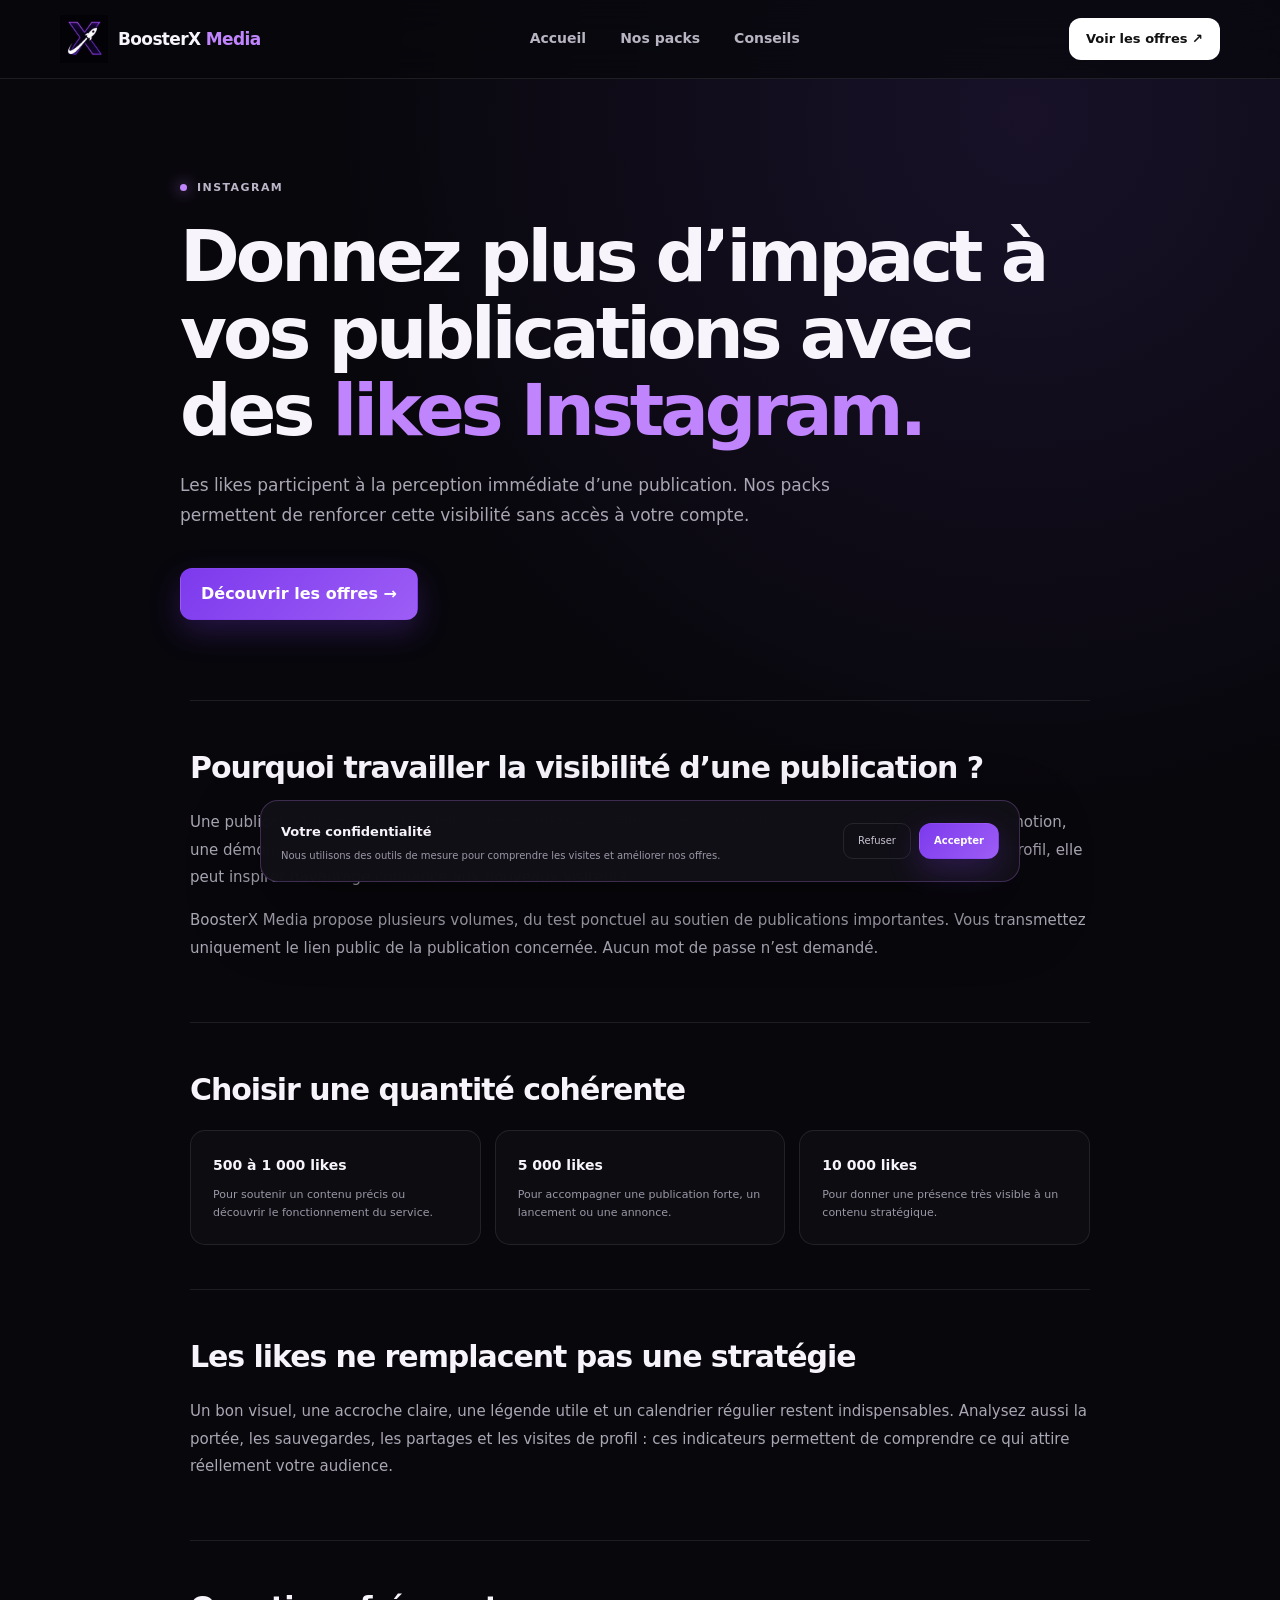
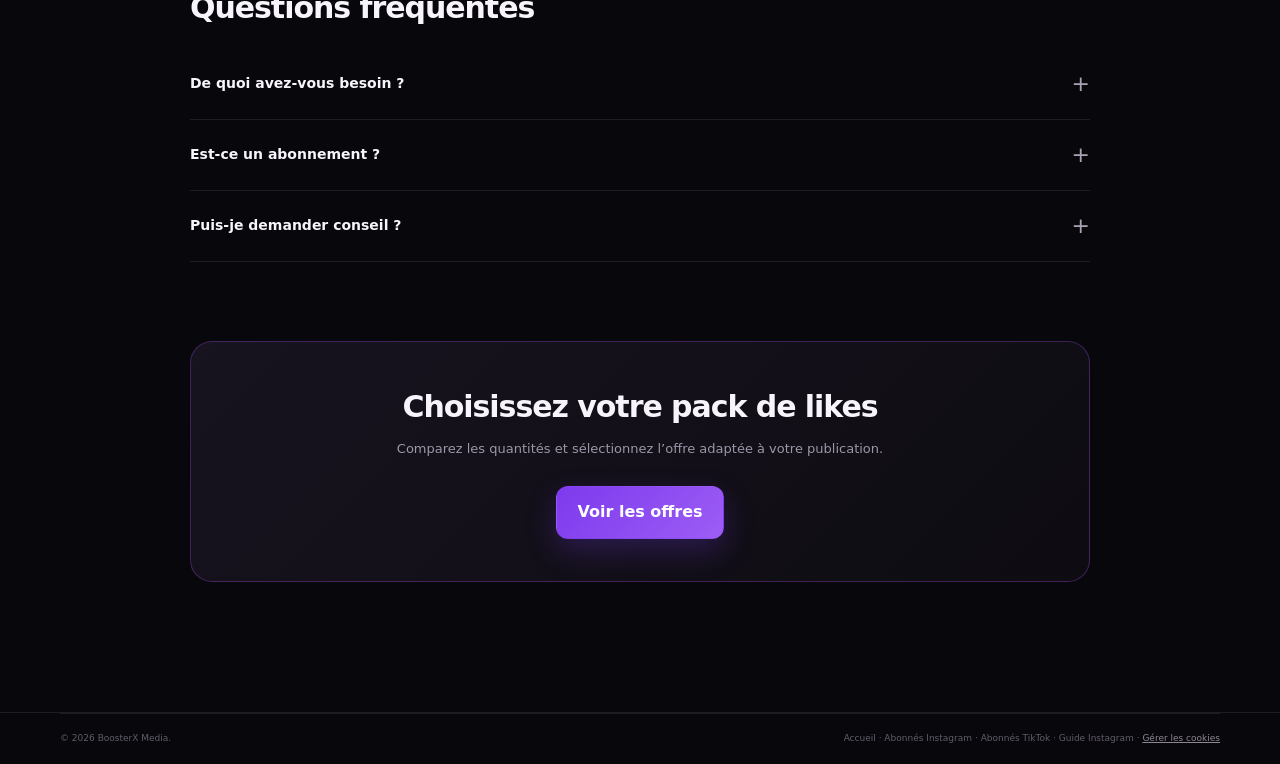
<file: instagram-likes.html>
<!doctype html><html lang="fr"><head>
  <meta charset="utf-8"><meta name="viewport" content="width=device-width,initial-scale=1"><title>Acheter des likes Instagram | BoosterX Media</title>
  <meta name="description" content="Achetez des likes Instagram avec BoosterX Media : packs de 500 à 10 000 likes, paiement ponctuel, sans mot de passe et support humain."><meta name="robots" content="index,follow,max-image-preview:large"><link rel="canonical" href="https://www.boosterxmedia.com/instagram-likes.html">
  <link rel="icon" href="images/favicon-v2-32.png"><link rel="stylesheet" href="styles.css"><meta property="og:title" content="Acheter des likes Instagram — BoosterX Media"><meta property="og:description" content="Des packs de likes Instagram simples pour vos publications."><meta property="og:image" content="https://www.boosterxmedia.com/og/boosterx-share-v2.png"><meta property="og:url" content="https://www.boosterxmedia.com/instagram-likes.html"><meta property="og:type" content="website">
  <script type="application/ld+json">{"@context":"https://schema.org","@type":"Service","name":"Packs de likes Instagram","provider":{"@type":"Organization","name":"BoosterX Media","url":"https://www.boosterxmedia.com/"},"areaServed":"FR","serviceType":"Visibilité des publications Instagram","url":"https://www.boosterxmedia.com/instagram-likes.html"}</script>
  <script>window.dataLayer=window.dataLayer||[];function gtag(){dataLayer.push(arguments)}gtag('consent','default',{analytics_storage:'denied',ad_storage:'denied',ad_user_data:'denied',ad_personalization:'denied',wait_for_update:500});gtag('js',new Date());gtag('config','G-YE1X6FCZ5F');</script><script async src="https://www.googletagmanager.com/gtag/js?id=G-YE1X6FCZ5F"></script>
</head><body class="seo-page"><header class="site-header"><div class="container nav-wrap"><a class="brand" href="/"><img src="images/logo-boosterx-v2.png" alt="" width="48" height="48"><span>BoosterX <strong>Media</strong></span></a><nav class="desktop-nav"><a href="/">Accueil</a><a href="/#packs">Nos packs</a><a href="guide-visibilite-instagram.html">Conseils</a></nav><a class="button button-small" href="/#packs">Voir les offres ↗</a></div></header>
  <main class="seo-main"><div class="container seo-hero"><div class="eyebrow"><span></span> Instagram</div><h1>Donnez plus d’impact à vos publications avec des <em>likes Instagram.</em></h1><p>Les likes participent à la perception immédiate d’une publication. Nos packs permettent de renforcer cette visibilité sans accès à votre compte.</p><a class="button button-primary" href="/#packs">Découvrir les offres →</a></div>
  <article class="container seo-article"><section><h2>Pourquoi travailler la visibilité d’une publication ?</h2><p>Une publication bien présentée doit d’abord apporter quelque chose à son audience : une information, une émotion, une démonstration ou une idée claire. Lorsqu’elle bénéficie aussi d’un niveau d’interaction cohérent avec le profil, elle peut inspirer davantage confiance aux nouveaux visiteurs.</p><p>BoosterX Media propose plusieurs volumes, du test ponctuel au soutien de publications importantes. Vous transmettez uniquement le lien public de la publication concernée. Aucun mot de passe n’est demandé.</p></section><section><h2>Choisir une quantité cohérente</h2><div class="seo-points"><div><b>500 à 1 000 likes</b><p>Pour soutenir un contenu précis ou découvrir le fonctionnement du service.</p></div><div><b>5 000 likes</b><p>Pour accompagner une publication forte, un lancement ou une annonce.</p></div><div><b>10 000 likes</b><p>Pour donner une présence très visible à un contenu stratégique.</p></div></div></section><section><h2>Les likes ne remplacent pas une stratégie</h2><p>Un bon visuel, une accroche claire, une légende utile et un calendrier régulier restent indispensables. Analysez aussi la portée, les sauvegardes, les partages et les visites de profil : ces indicateurs permettent de comprendre ce qui attire réellement votre audience.</p></section><section class="faq-list"><h2>Questions fréquentes</h2><details><summary>De quoi avez-vous besoin ? <span>+</span></summary><p>Uniquement du lien public de la publication Instagram.</p></details><details><summary>Est-ce un abonnement ? <span>+</span></summary><p>Non, chaque pack correspond à une commande ponctuelle.</p></details><details><summary>Puis-je demander conseil ? <span>+</span></summary><p>Oui, le support BoosterX Media peut vous aider à choisir une quantité cohérente.</p></details></section><div class="seo-cta"><h2>Choisissez votre pack de likes</h2><p>Comparez les quantités et sélectionnez l’offre adaptée à votre publication.</p><a class="button button-primary" href="/#packs">Voir les offres</a></div></article></main>
  <footer class="footer"><div class="container footer-bottom"><span>© 2026 BoosterX Media.</span><span><a href="/">Accueil</a> · <a href="instagram-abonnes.html">Abonnés Instagram</a> · <a href="tiktok-abonnes.html">Abonnés TikTok</a> · <a href="guide-visibilite-instagram.html">Guide Instagram</a> · <button type="button" id="cookieSettings">Gérer les cookies</button></span></div></footer><aside class="cookie-banner" id="cookieBanner" aria-label="Préférences de confidentialité" hidden><div><b>Votre confidentialité</b><p>Nous utilisons des outils de mesure pour comprendre les visites et améliorer nos offres.</p></div><div class="cookie-actions"><button class="cookie-reject" id="cookieReject">Refuser</button><button class="button button-primary" id="cookieAccept">Accepter</button></div></aside><script src="tracking.js"></script>
</body></html>
</file>
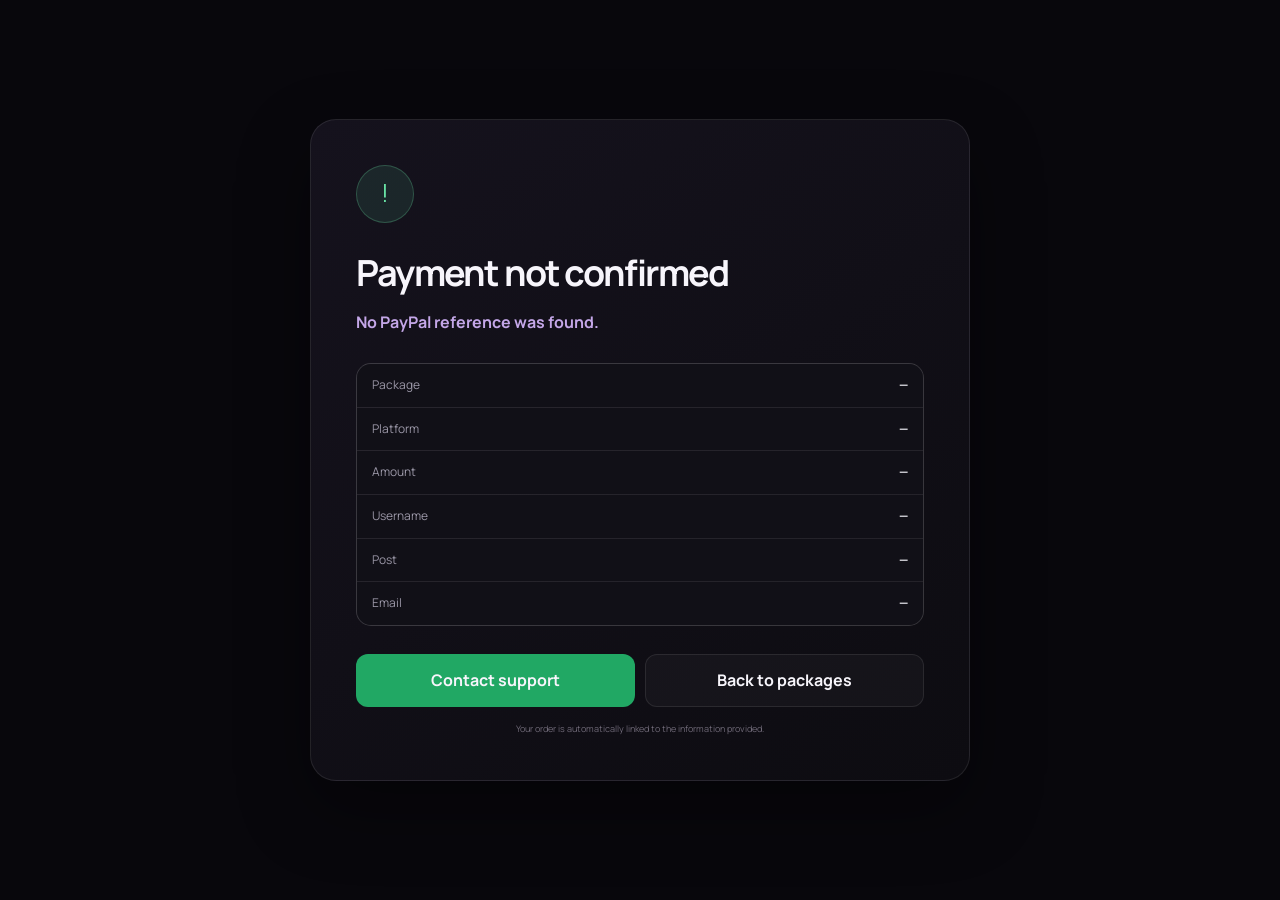
<file: merci-en.html>
<!doctype html>
<html lang="en">
<head>
  <meta charset="utf-8">
  <meta name="viewport" content="width=device-width,initial-scale=1">
  <meta name="robots" content="noindex">
  <meta name="theme-color" content="#08070c">
  <title>Order confirmation — BoosterX Media</title>
  <link rel="preconnect" href="https://fonts.googleapis.com">
  <link rel="preconnect" href="https://fonts.gstatic.com" crossorigin>
  <link href="https://fonts.googleapis.com/css2?family=Manrope:wght@400;600;700;800&display=swap" rel="stylesheet">
  <link rel="stylesheet" href="styles.css">
  <style>
    .thanks{min-height:100vh;display:grid;place-items:center;padding:30px}.thanks-card{width:min(660px,100%);padding:45px;border:1px solid var(--line);background:linear-gradient(145deg,#15121d,#0d0c11);border-radius:26px;box-shadow:var(--shadow)}.check{width:58px;height:58px;border-radius:50%;display:grid;place-items:center;background:rgba(104,225,164,.1);border:1px solid rgba(104,225,164,.25);color:var(--green);font-size:25px}.thanks h1{font-size:36px;letter-spacing:-.05em;margin:22px 0 10px}.thanks p{color:var(--muted)}.recap{display:grid;gap:1px;margin:28px 0;background:var(--line);border:1px solid var(--line);border-radius:15px;overflow:hidden}.recap div{display:flex;justify-content:space-between;gap:25px;padding:12px 15px;background:#111017;font-size:12px}.recap span{color:var(--muted)}.thanks-actions{display:flex;gap:10px}.thanks-actions .button{flex:1}.wa{background:#21a864}.status{color:#c4a7e8!important;font-weight:700}.thanks small{display:block;text-align:center;color:#6f6977;margin-top:15px;font-size:9px}@media(max-width:600px){.thanks-card{padding:30px 22px}.thanks h1{font-size:29px}.thanks-actions{flex-direction:column}.recap div{display:block}.recap strong{display:block;margin-top:3px;overflow-wrap:anywhere}}
  </style>
  <script src="analytics-loader.js"></script>
</head>
<body>
  <main class="thanks">
    <div class="thanks-card">
      <div class="check" id="check">…</div>
      <h1 id="title">Confirming payment…</h1>
      <p class="status" id="status">We are automatically verifying your payment with PayPal.</p>
      <div class="recap" id="recap"></div>
      <div class="thanks-actions">
        <a class="button wa" id="waBtn" target="_blank" rel="noopener">Contact support</a>
        <a class="button button-ghost" href="/?lang=en#packs">Back to packages</a>
      </div>
      <small>Your order is automatically linked to the information provided.</small>
    </div>
  </main>
  <script src="tracking.js"></script>
  <script>
    const p = new URLSearchParams(location.search);
    let d = {};
    try { d = JSON.parse(sessionStorage.getItem('bx_last_order')) || {}; } catch (_) {}
    const orderId = p.get('token') || d.orderId;
    const esc = value => String(value || '—').replace(/[&<>"']/g, character => ({ '&': '&amp;', '<': '&lt;', '>': '&gt;', '"': '&quot;', "'": '&#039;' }[character]));
    const labels = [['Package', d.pack], ['Platform', d.platform], ['Amount', d.amount ? `${d.amount} €` : '—'], ['Username', d.handle], ['Post', d.postLink], ['Email', d.email]];
    document.querySelector('#recap').innerHTML = labels.map(item => `<div><span>${item[0]}</span><strong>${esc(item[1])}</strong></div>`).join('');
    const message = encodeURIComponent(`BoosterX order\nPayPal reference: ${orderId || '—'}\nPackage: ${d.pack || '—'}\nUsername: ${d.handle || '—'}\nPost: ${d.postLink || '—'}`);
    document.querySelector('#waBtn').href = `https://wa.me/33770111399?text=${message}`;

    (async () => {
      if (!orderId) {
        document.querySelector('#title').textContent = 'Payment not confirmed';
        document.querySelector('#status').textContent = 'No PayPal reference was found.';
        document.querySelector('#check').textContent = '!';
        return;
      }
      try {
        const response = await fetch('/api/paypal/capture-order', { method: 'POST', headers: { 'Content-Type': 'application/json' }, body: JSON.stringify({ orderId }) });
        const result = await response.json();
        if (!response.ok || result.status !== 'COMPLETED') throw new Error();
        document.querySelector('#title').textContent = 'Thank you for your order.';
        document.querySelector('#status').textContent = 'Payment confirmed. Your order is now ready to be processed.';
        document.querySelector('#check').textContent = '✓';
        const trackingKey = `bx_purchase_tracked_${result.orderId}`;
        if (!localStorage.getItem(trackingKey) && window.trackEvent) {
          localStorage.setItem(trackingKey, '1');
          const purchase = result.purchase || {};
          trackEvent('purchase', { transaction_id: result.orderId, value: Number(purchase.value), currency: purchase.currency || 'EUR', items: [{ item_id: purchase.itemId, item_name: purchase.itemName, price: Number(purchase.value), quantity: 1 }] });
        }
        sessionStorage.removeItem('bx_last_order');
      } catch (_) {
        document.querySelector('#title').textContent = 'Verification required';
        document.querySelector('#status').textContent = 'The payment could not yet be confirmed. Contact support with your PayPal reference.';
        document.querySelector('#check').textContent = '!';
      }
    })();
  </script>
</body>
</html>
</file>
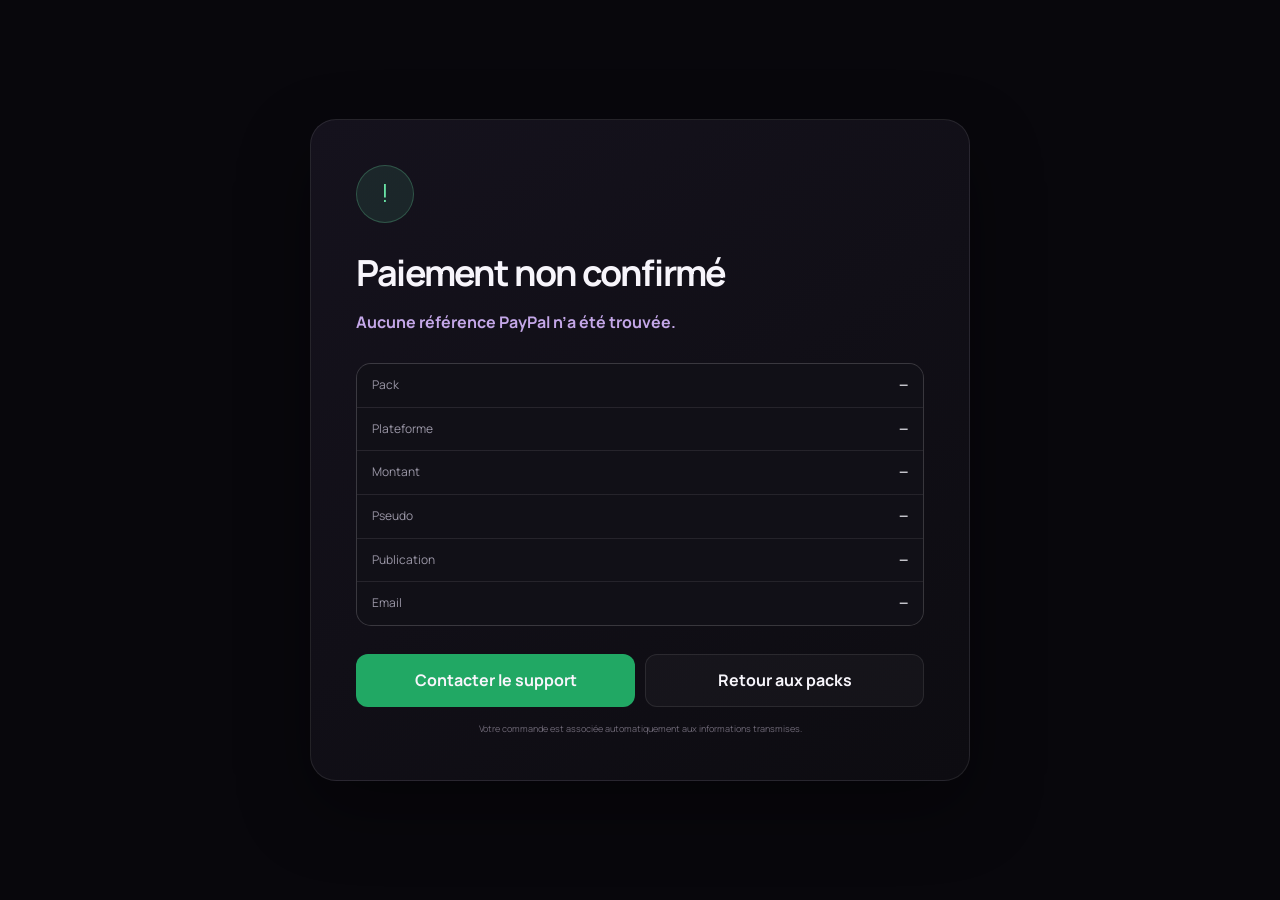
<file: merci.html>
<!doctype html>
<html lang="fr">
<head>
  <meta charset="utf-8">
  <meta name="viewport" content="width=device-width,initial-scale=1">
  <meta name="robots" content="noindex">
  <meta name="theme-color" content="#08070c">
  <title>Confirmation — BoosterX Media</title>
  <link rel="preconnect" href="https://fonts.googleapis.com">
  <link rel="preconnect" href="https://fonts.gstatic.com" crossorigin>
  <link href="https://fonts.googleapis.com/css2?family=Manrope:wght@400;600;700;800&display=swap" rel="stylesheet">
  <link rel="stylesheet" href="styles.css">
  <style>
    .thanks{min-height:100vh;display:grid;place-items:center;padding:30px}.thanks-card{width:min(660px,100%);padding:45px;border:1px solid var(--line);background:linear-gradient(145deg,#15121d,#0d0c11);border-radius:26px;box-shadow:var(--shadow)}.check{width:58px;height:58px;border-radius:50%;display:grid;place-items:center;background:rgba(104,225,164,.1);border:1px solid rgba(104,225,164,.25);color:var(--green);font-size:25px}.thanks h1{font-size:36px;letter-spacing:-.05em;margin:22px 0 10px}.thanks p{color:var(--muted)}.recap{display:grid;gap:1px;margin:28px 0;background:var(--line);border:1px solid var(--line);border-radius:15px;overflow:hidden}.recap div{display:flex;justify-content:space-between;gap:25px;padding:12px 15px;background:#111017;font-size:12px}.recap span{color:var(--muted)}.thanks-actions{display:flex;gap:10px}.thanks-actions .button{flex:1}.wa{background:#21a864}.status{color:#c4a7e8!important;font-weight:700}.thanks small{display:block;text-align:center;color:#6f6977;margin-top:15px;font-size:9px}@media(max-width:600px){.thanks-card{padding:30px 22px}.thanks h1{font-size:29px}.thanks-actions{flex-direction:column}.recap div{display:block}.recap strong{display:block;margin-top:3px;overflow-wrap:anywhere}}
  </style>
  <script src="analytics-loader.js"></script>
</head>
<body>
  <main class="thanks">
    <div class="thanks-card">
      <div class="check" id="check">…</div>
      <h1 id="title">Confirmation du paiement…</h1>
      <p class="status" id="status">Nous vérifions automatiquement votre règlement auprès de PayPal.</p>
      <div class="recap" id="recap"></div>
      <div class="thanks-actions">
        <a class="button wa" id="waBtn" target="_blank" rel="noopener">Contacter le support</a>
        <a class="button button-ghost" href="index.html">Retour aux packs</a>
      </div>
      <small>Votre commande est associée automatiquement aux informations transmises.</small>
    </div>
  </main>
  <script src="tracking.js"></script>
  <script>
    const p = new URLSearchParams(location.search);
    let d = {};
    try { d = JSON.parse(sessionStorage.getItem('bx_last_order')) || {}; } catch (_) {}
    const orderId = p.get('token') || d.orderId;
    const esc = value => String(value || '—').replace(/[&<>"']/g, character => ({ '&': '&amp;', '<': '&lt;', '>': '&gt;', '"': '&quot;', "'": '&#039;' }[character]));
    const labels = [['Pack', d.pack], ['Plateforme', d.platform], ['Montant', d.amount ? `${d.amount} €` : '—'], ['Pseudo', d.handle], ['Publication', d.postLink], ['Email', d.email]];
    document.querySelector('#recap').innerHTML = labels.map(item => `<div><span>${item[0]}</span><strong>${esc(item[1])}</strong></div>`).join('');
    const message = encodeURIComponent(`Commande BoosterX\nRéférence PayPal : ${orderId || '—'}\nPack : ${d.pack || '—'}\nPseudo : ${d.handle || '—'}\nPublication : ${d.postLink || '—'}`);
    document.querySelector('#waBtn').href = `https://wa.me/33770111399?text=${message}`;

    (async () => {
      if (!orderId) {
        document.querySelector('#title').textContent = 'Paiement non confirmé';
        document.querySelector('#status').textContent = 'Aucune référence PayPal n’a été trouvée.';
        document.querySelector('#check').textContent = '!';
        return;
      }
      try {
        const response = await fetch('/api/paypal/capture-order', { method: 'POST', headers: { 'Content-Type': 'application/json' }, body: JSON.stringify({ orderId }) });
        const result = await response.json();
        if (!response.ok || result.status !== 'COMPLETED') throw new Error();
        document.querySelector('#title').textContent = 'Merci pour votre commande.';
        document.querySelector('#status').textContent = 'Paiement confirmé. Votre commande est maintenant prête à être traitée.';
        document.querySelector('#check').textContent = '✓';
        const trackingKey = `bx_purchase_tracked_${result.orderId}`;
        if (!localStorage.getItem(trackingKey) && window.trackEvent) {
          localStorage.setItem(trackingKey, '1');
          const purchase = result.purchase || {};
          trackEvent('purchase', { transaction_id: result.orderId, value: Number(purchase.value), currency: purchase.currency || 'EUR', items: [{ item_id: purchase.itemId, item_name: purchase.itemName, price: Number(purchase.value), quantity: 1 }] });
        }
        sessionStorage.removeItem('bx_last_order');
      } catch (_) {
        document.querySelector('#title').textContent = 'Vérification nécessaire';
        document.querySelector('#status').textContent = 'Le paiement n’a pas encore pu être confirmé. Contactez le support avec votre référence PayPal.';
        document.querySelector('#check').textContent = '!';
      }
    })();
  </script>
</body>
</html>
</file>
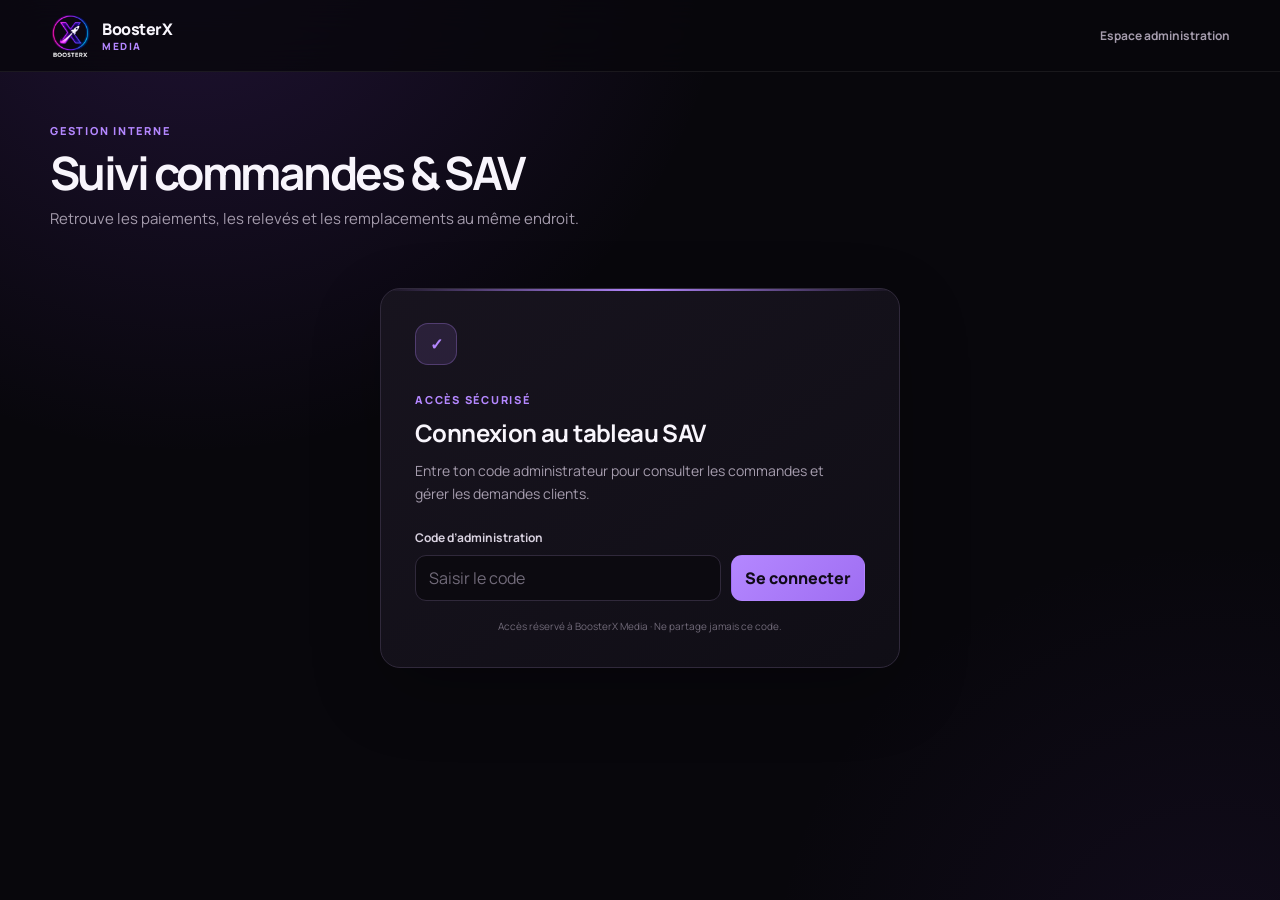
<file: suivi-commandes.html>
<!doctype html>
<html lang="fr">
<head>
  <meta charset="utf-8">
  <meta name="viewport" content="width=device-width,initial-scale=1">
  <meta name="robots" content="noindex,nofollow">
  <title>Suivi des commandes — BoosterX Media</title>
  <link rel="icon" href="images/favicon-v2-32.png">
  <link rel="preconnect" href="https://fonts.googleapis.com">
  <link rel="preconnect" href="https://fonts.gstatic.com" crossorigin>
  <link href="https://fonts.googleapis.com/css2?family=Manrope:wght@500;600;700;800&display=swap" rel="stylesheet">
  <link rel="stylesheet" href="suivi-commandes.css?v=20260818-2">
</head>
<body>
  <div class="app-frame">
    <header class="topbar">
      <a class="brand" href="/" aria-label="Retour au site BoosterX Media">
        <img src="images/logo-transparent-256.png" alt="" width="42" height="42">
        <span><strong>BoosterX</strong><small>Media</small></span>
      </a>
      <div class="topbar-actions">
        <span class="admin-label">Espace administration</span>
        <button id="disconnect" class="ghost" hidden>Déconnexion</button>
      </div>
    </header>

    <main class="shell">
      <header class="page-heading">
        <div>
          <span class="kicker">Gestion interne</span>
          <h1>Suivi commandes &amp; SAV</h1>
          <p>Retrouve les paiements, les relevés et les remplacements au même endroit.</p>
        </div>
      </header>

      <section id="login" class="card login">
        <div class="lock" aria-hidden="true">✓</div>
        <span class="eyebrow">Accès sécurisé</span>
        <h2>Connexion au tableau SAV</h2>
        <p>Entre ton code administrateur pour consulter les commandes et gérer les demandes clients.</p>
        <form id="loginForm">
          <label for="token">Code d’administration</label>
          <div class="login-fields">
            <input id="token" type="password" autocomplete="current-password" placeholder="Saisir le code" required>
            <button type="submit">Se connecter</button>
          </div>
        </form>
        <small class="security-note">Accès réservé à BoosterX Media · Ne partage jamais ce code.</small>
      </section>

      <section id="dashboard" hidden>
        <div class="toolbar">
          <input id="search" aria-label="Rechercher une commande" placeholder="Référence PayPal, pseudo ou e-mail">
          <button id="refresh" class="ghost">Actualiser</button>
        </div>
        <p id="message" class="message"></p>
        <div class="layout">
          <section class="card orders">
            <div class="section-title"><h2>Commandes</h2><span>Dernières ventes</span></div>
            <div id="orders"></div>
          </section>
          <section class="card detail">
            <div id="empty" class="empty-state">
              <span>↗</span>
              <strong>Sélectionne une commande</strong>
              <p>Son paiement, ses compteurs et son historique SAV apparaîtront ici.</p>
            </div>
            <div id="detail" hidden></div>
          </section>
        </div>
      </section>
    </main>
  </div>
  <script src="suivi-commandes.js"></script>
</body>
</html>
</file>
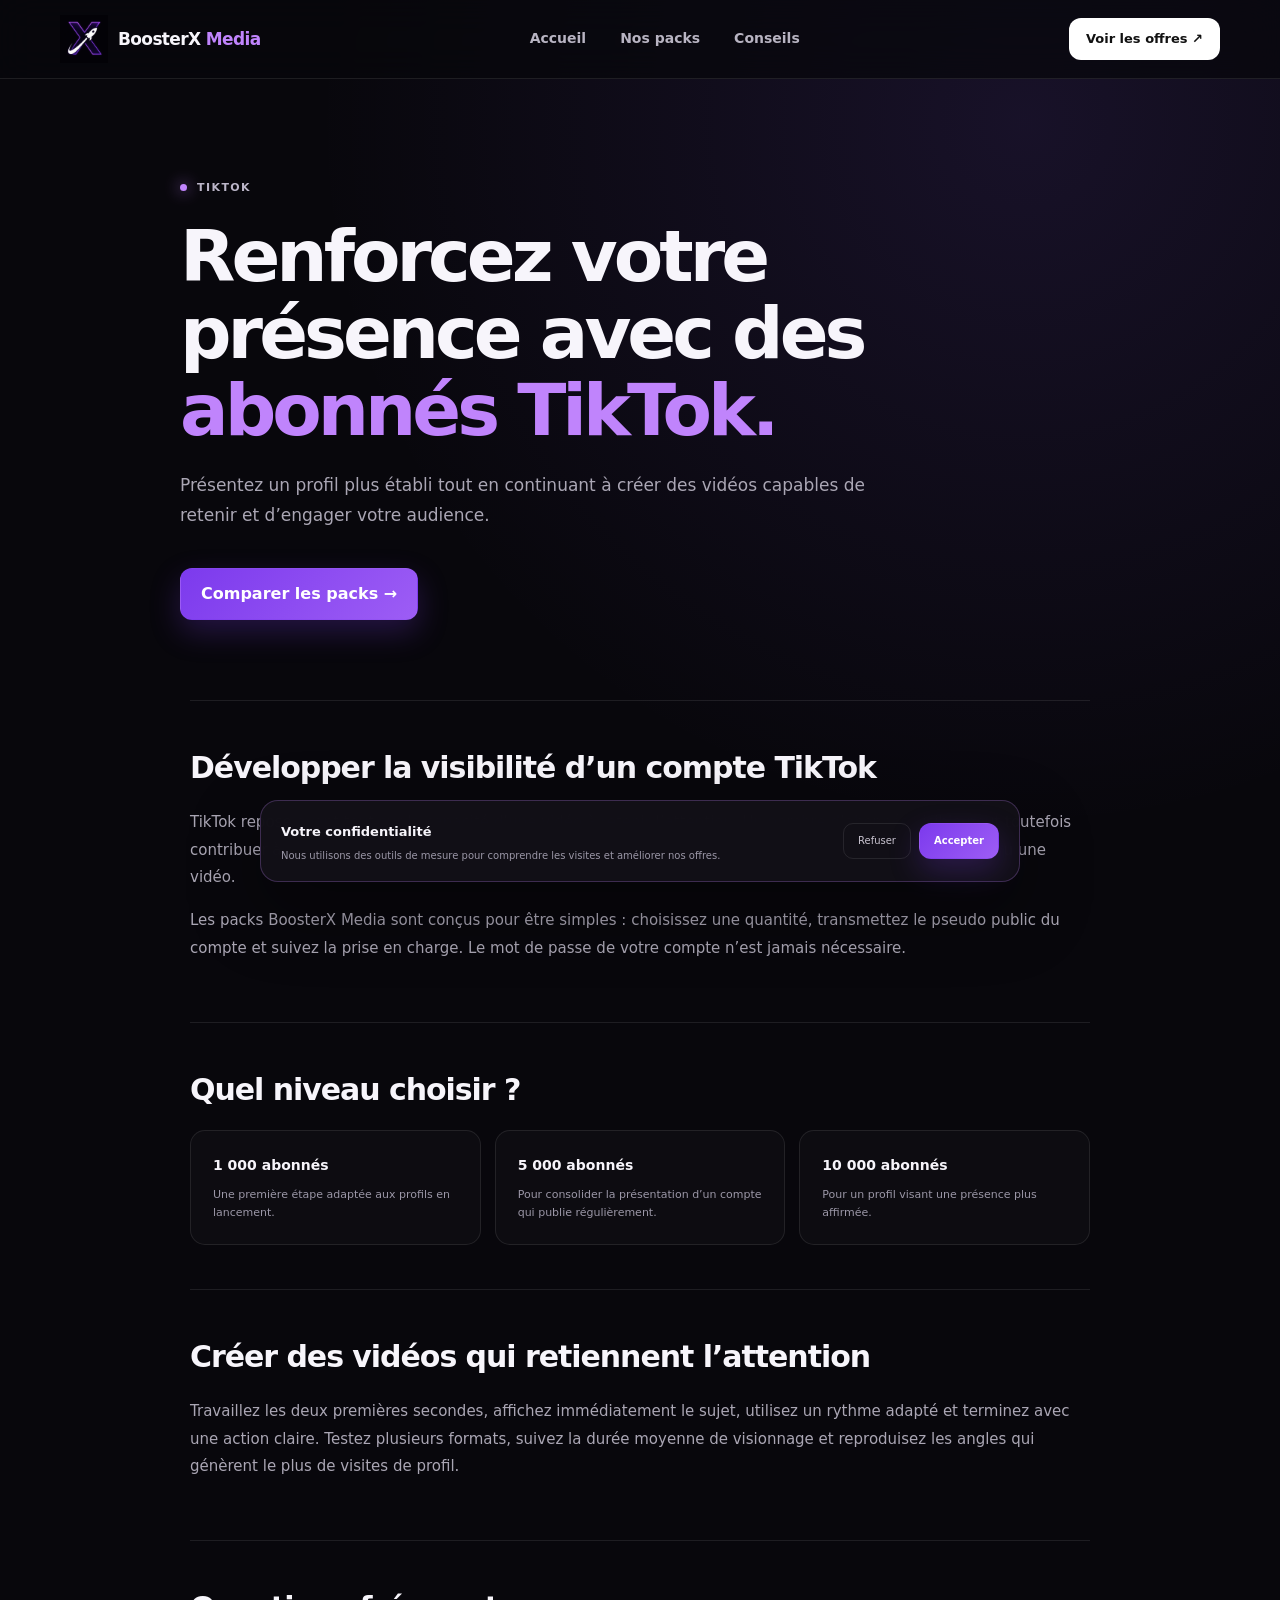
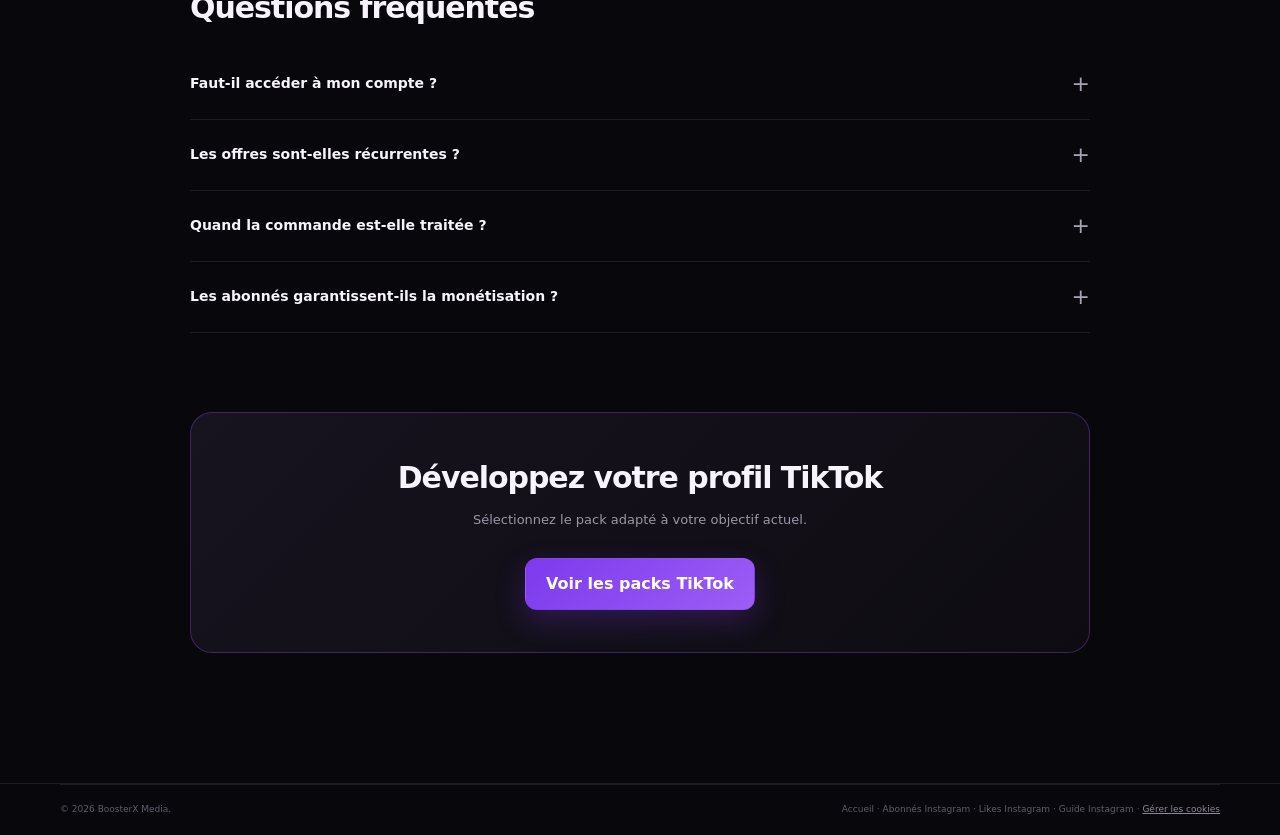
<file: tiktok-abonnes.html>
<!doctype html><html lang="fr"><head>
  <meta charset="utf-8"><meta name="viewport" content="width=device-width,initial-scale=1"><title>Acheter des abonnés TikTok | BoosterX Media</title>
  <meta name="description" content="Achetez des abonnés TikTok avec BoosterX Media : packs de 1 000 à 10 000, paiement ponctuel, sans mot de passe et support humain 7j/7."><meta name="robots" content="index,follow,max-image-preview:large"><link rel="canonical" href="https://www.boosterxmedia.com/tiktok-abonnes.html">
  <link rel="icon" href="images/favicon-v2-32.png"><link rel="stylesheet" href="styles.css"><meta property="og:title" content="Acheter des abonnés TikTok — BoosterX Media"><meta property="og:description" content="Des packs clairs pour renforcer la présence de votre profil TikTok."><meta property="og:image" content="https://www.boosterxmedia.com/og/boosterx-share-v2.png"><meta property="og:url" content="https://www.boosterxmedia.com/tiktok-abonnes.html"><meta property="og:type" content="website">
  <script type="application/ld+json">{"@context":"https://schema.org","@type":"Service","name":"Packs d’abonnés TikTok","provider":{"@type":"Organization","name":"BoosterX Media","url":"https://www.boosterxmedia.com/"},"areaServed":"FR","serviceType":"Visibilité TikTok","url":"https://www.boosterxmedia.com/tiktok-abonnes.html"}</script>
  <script>window.dataLayer=window.dataLayer||[];function gtag(){dataLayer.push(arguments)}gtag('consent','default',{analytics_storage:'denied',ad_storage:'denied',ad_user_data:'denied',ad_personalization:'denied',wait_for_update:500});gtag('js',new Date());gtag('config','G-YE1X6FCZ5F');</script><script async src="https://www.googletagmanager.com/gtag/js?id=G-YE1X6FCZ5F"></script>
</head><body class="seo-page"><header class="site-header"><div class="container nav-wrap"><a class="brand" href="/"><img src="images/logo-boosterx-v2.png" alt="" width="48" height="48"><span>BoosterX <strong>Media</strong></span></a><nav class="desktop-nav"><a href="/">Accueil</a><a href="/#packs">Nos packs</a><a href="guide-visibilite-instagram.html">Conseils</a></nav><a class="button button-small" href="/#packs">Voir les offres ↗</a></div></header>
  <main class="seo-main"><div class="container seo-hero"><div class="eyebrow"><span></span> TikTok</div><h1>Renforcez votre présence avec des <em>abonnés TikTok.</em></h1><p>Présentez un profil plus établi tout en continuant à créer des vidéos capables de retenir et d’engager votre audience.</p><a class="button button-primary" href="/#packs">Comparer les packs →</a></div>
  <article class="container seo-article"><section><h2>Développer la visibilité d’un compte TikTok</h2><p>TikTok repose avant tout sur la capacité d’une vidéo à retenir l’attention. Un nombre d’abonnés visible peut toutefois contribuer à la présentation et à la crédibilité perçue du profil lorsqu’un utilisateur le découvre après avoir vu une vidéo.</p><p>Les packs BoosterX Media sont conçus pour être simples : choisissez une quantité, transmettez le pseudo public du compte et suivez la prise en charge. Le mot de passe de votre compte n’est jamais nécessaire.</p></section><section><h2>Quel niveau choisir ?</h2><div class="seo-points"><div><b>1 000 abonnés</b><p>Une première étape adaptée aux profils en lancement.</p></div><div><b>5 000 abonnés</b><p>Pour consolider la présentation d’un compte qui publie régulièrement.</p></div><div><b>10 000 abonnés</b><p>Pour un profil visant une présence plus affirmée.</p></div></div></section><section><h2>Créer des vidéos qui retiennent l’attention</h2><p>Travaillez les deux premières secondes, affichez immédiatement le sujet, utilisez un rythme adapté et terminez avec une action claire. Testez plusieurs formats, suivez la durée moyenne de visionnage et reproduisez les angles qui génèrent le plus de visites de profil.</p></section><section class="faq-list"><h2>Questions fréquentes</h2><details><summary>Faut-il accéder à mon compte ? <span>+</span></summary><p>Non. Nous demandons uniquement le pseudo public TikTok.</p></details><details><summary>Les offres sont-elles récurrentes ? <span>+</span></summary><p>Non, chaque commande correspond à un paiement unique.</p></details><details><summary>Quand la commande est-elle traitée ? <span>+</span></summary><p>Le traitement se fait généralement sous 24 à 48 heures.</p></details><details><summary>Les abonnés garantissent-ils la monétisation ? <span>+</span></summary><p>Non. Ils peuvent vous rapprocher d’un seuil d’abonnés, mais TikTok applique aussi d’autres critères d’éligibilité. La création de contenu et les vues restent indispensables.</p></details></section><div class="seo-cta"><h2>Développez votre profil TikTok</h2><p>Sélectionnez le pack adapté à votre objectif actuel.</p><a class="button button-primary" href="/#packs">Voir les packs TikTok</a></div></article></main>
  <footer class="footer"><div class="container footer-bottom"><span>© 2026 BoosterX Media.</span><span><a href="/">Accueil</a> · <a href="instagram-abonnes.html">Abonnés Instagram</a> · <a href="instagram-likes.html">Likes Instagram</a> · <a href="guide-visibilite-instagram.html">Guide Instagram</a> · <button type="button" id="cookieSettings">Gérer les cookies</button></span></div></footer><aside class="cookie-banner" id="cookieBanner" aria-label="Préférences de confidentialité" hidden><div><b>Votre confidentialité</b><p>Nous utilisons des outils de mesure pour comprendre les visites et améliorer nos offres.</p></div><div class="cookie-actions"><button class="cookie-reject" id="cookieReject">Refuser</button><button class="button button-primary" id="cookieAccept">Accepter</button></div></aside><script src="tracking.js"></script>
</body></html>
</file>
<file: styles.css>
:root{--bg:#08070c;--surface:#111017;--surface2:#17151e;--line:rgba(255,255,255,.09);--text:#f7f5fb;--muted:#9b97a7;--purple:#8b5cf6;--purple2:#c084fc;--green:#68e1a4;--radius:22px;--shadow:0 28px 70px rgba(0,0,0,.38)}*{box-sizing:border-box}html{scroll-behavior:smooth}body{margin:0;background:var(--bg);color:var(--text);font-family:Manrope,system-ui,sans-serif;line-height:1.55;overflow-x:hidden}button,input{font:inherit}button,a{-webkit-tap-highlight-color:transparent}a{color:inherit;text-decoration:none}.container{width:min(1160px,calc(100% - 40px));margin-inline:auto}.skip-link{position:fixed;left:16px;top:-80px;background:#fff;color:#000;padding:10px 16px;z-index:1000;border-radius:8px}.skip-link:focus{top:16px}.ambient{position:absolute;border-radius:999px;pointer-events:none;filter:blur(100px);opacity:.18}.ambient-one{width:520px;height:520px;background:#7c3aed;top:-200px;right:-150px}.ambient-two{width:400px;height:400px;background:#4f46e5;top:750px;left:-280px}.site-header{position:relative;z-index:20;border-bottom:1px solid var(--line);background:rgba(8,7,12,.72);backdrop-filter:blur(18px)}.nav-wrap{height:78px;display:flex;align-items:center;justify-content:space-between}.brand{display:flex;align-items:center;gap:10px;font-weight:800;letter-spacing:-.04em}.brand img{width:48px;height:48px;object-fit:contain}.brand span{font-size:17px}.brand strong{color:var(--purple2)}.desktop-nav{display:flex;gap:34px;color:#b8b4c2;font-size:14px;font-weight:600}.desktop-nav a{transition:.2s}.desktop-nav a:hover{color:#fff}.button{border:1px solid transparent;display:inline-flex;align-items:center;justify-content:center;gap:10px;border-radius:12px;padding:13px 20px;font-weight:700;cursor:pointer;transition:transform .2s,box-shadow .2s,border-color .2s}.button:hover{transform:translateY(-2px)}.button-small{padding:10px 16px;font-size:13px;background:#fff;color:#111}.button-primary{background:linear-gradient(135deg,#7c3aed,#9d5df5);box-shadow:0 12px 30px rgba(124,58,237,.25);color:#fff}.button-primary:hover{box-shadow:0 16px 40px rgba(124,58,237,.38)}.button-ghost{border-color:var(--line);background:rgba(255,255,255,.03)}.hero{min-height:720px;display:grid;grid-template-columns:1.05fr .95fr;gap:70px;align-items:center;padding-top:78px;padding-bottom:80px;position:relative}.eyebrow{display:flex;align-items:center;gap:10px;text-transform:uppercase;letter-spacing:.13em;color:#bbb5c8;font-size:11px;font-weight:800}.eyebrow span{width:7px;height:7px;border-radius:50%;background:var(--purple2);box-shadow:0 0 16px var(--purple2)}h1,h2,h3,p{margin-top:0}.hero h1{font-size:clamp(47px,5.3vw,76px);line-height:1.04;letter-spacing:-.062em;margin:24px 0}.hero h1 em,.section-heading h2 em{font-style:normal;color:var(--purple2)}.hero-copy>p{font-size:17px;color:#aaa6b4;max-width:610px;line-height:1.75}.hero-actions{display:flex;gap:12px;margin-top:34px}.hero-proof{display:flex;align-items:center;gap:13px;margin-top:35px}.avatars{display:flex}.avatars span{display:grid;place-items:center;width:32px;height:32px;border-radius:50%;background:#27222f;border:2px solid var(--bg);margin-left:-7px;color:#d8d2e3;font-size:10px;font-weight:800}.avatars span:first-child{margin-left:0}.stars{color:#f3c969;font-size:12px;letter-spacing:1px}.hero-proof small{color:#85818e;font-size:11px}.hero-visual{height:560px;position:relative;display:grid;place-items:center}.hero-visual:before{content:"";position:absolute;width:410px;height:410px;border-radius:50%;background:radial-gradient(circle,rgba(139,92,246,.32),transparent 67%);filter:blur(18px)}.orbit{position:absolute;border:1px solid rgba(192,132,252,.13);border-radius:50%}.orbit-one{width:490px;height:490px}.orbit-two{width:390px;height:390px}.phone{width:280px;height:530px;padding:19px 17px;border:7px solid #292630;border-radius:42px;background:linear-gradient(150deg,#17151d,#0d0c11);box-shadow:var(--shadow),0 0 0 1px rgba(255,255,255,.08);position:relative;z-index:2;transform:rotate(3deg)}.phone-top,.social-head{display:flex;justify-content:space-between;align-items:center;font-size:9px}.phone-top i{width:70px;height:18px;background:#050506;border-radius:20px}.social-head{font-size:12px;margin-top:17px}.profile{text-align:center;display:flex;flex-direction:column;align-items:center;margin-top:15px}.profile-logo{width:64px;height:64px;border-radius:50%;padding:5px;background:linear-gradient(135deg,#ec4899,#8b5cf6,#3b82f6)}.profile-logo img{width:100%;height:100%;object-fit:contain;background:#0d0c12;border-radius:50%}.profile strong{font-size:12px;margin-top:8px}.profile span{font-size:9px;color:var(--muted)}.metrics{display:grid;grid-template-columns:1fr 1fr;margin:18px 0;padding:13px 0;border-block:1px solid var(--line)}.metrics div{display:flex;flex-direction:column;align-items:center}.metrics div+div{border-left:1px solid var(--line)}.metrics b{font-size:19px}.metrics span{font-size:8px;color:var(--muted)}.chart{padding:14px;border:1px solid var(--line);border-radius:15px;background:rgba(255,255,255,.025)}.chart-head{display:flex;justify-content:space-between;font-size:9px}.chart-head strong{color:var(--green)}.bars{height:75px;display:flex;align-items:end;gap:7px;margin-top:10px}.bars i{flex:1;border-radius:4px 4px 1px 1px;background:linear-gradient(#a66cf6,#5b32b7);height:24%}.bars i:nth-child(2){height:38%}.bars i:nth-child(3){height:32%}.bars i:nth-child(4){height:53%}.bars i:nth-child(5){height:67%}.bars i:nth-child(6){height:62%}.bars i:nth-child(7){height:88%}.mini-posts{display:grid;grid-template-columns:repeat(3,1fr);gap:5px;margin-top:12px}.mini-posts span{aspect-ratio:1;border-radius:7px;background:linear-gradient(145deg,#292330,#121016)}.mini-posts span:nth-child(2){background:linear-gradient(145deg,#3d2757,#151019)}.float-card{position:absolute;z-index:3;display:flex;gap:11px;align-items:center;padding:12px 15px;background:rgba(22,20,29,.92);border:1px solid var(--line);border-radius:14px;box-shadow:0 16px 35px rgba(0,0,0,.35);backdrop-filter:blur(12px);animation:float 4s ease-in-out infinite}.float-card>span{width:33px;height:33px;display:grid;place-items:center;border-radius:10px;background:rgba(139,92,246,.17);color:#d8b4fe}.float-card div{display:flex;flex-direction:column}.float-card b{font-size:12px}.float-card small{font-size:8px;color:var(--muted)}.float-like{left:10px;top:140px}.float-growth{right:-15px;bottom:95px;animation-delay:-2s}@keyframes float{50%{transform:translateY(-9px)}}.trust-strip{border-block:1px solid var(--line);background:rgba(255,255,255,.017)}.trust-grid{display:grid;grid-template-columns:repeat(4,1fr);padding-block:28px}.trust-grid div{display:flex;flex-direction:column;align-items:center}.trust-grid div+div{border-left:1px solid var(--line)}.trust-grid b{font-size:22px;letter-spacing:-.04em}.trust-grid span{font-size:11px;color:var(--muted);margin-top:3px}.section{padding-top:120px;padding-bottom:120px}.section-heading{max-width:640px}.section-heading.centered{text-align:center;margin-inline:auto}.section-heading.centered .eyebrow{justify-content:center}.section-heading h2{font-size:clamp(34px,4vw,54px);line-height:1.12;letter-spacing:-.05em;margin:18px 0}.section-heading>p{color:var(--muted);font-size:15px}.benefits-grid{display:grid;grid-template-columns:repeat(3,1fr);gap:18px;margin-top:50px}.benefit-card{padding:28px;border:1px solid var(--line);background:linear-gradient(145deg,rgba(255,255,255,.045),rgba(255,255,255,.015));border-radius:var(--radius);transition:.3s}.benefit-card:hover{transform:translateY(-5px);border-color:rgba(192,132,252,.28)}.icon-box{width:45px;height:45px;display:grid;place-items:center;background:rgba(139,92,246,.12);border:1px solid rgba(192,132,252,.18);border-radius:13px;color:#d8b4fe}.benefit-card h3{font-size:17px;margin:22px 0 9px}.benefit-card p{color:var(--muted);font-size:13px;min-height:61px}.benefit-card>span{font-size:10px;color:#cfc9d8}.packs-section{background:linear-gradient(180deg,transparent,rgba(139,92,246,.045),transparent)}.tabs{width:max-content;margin:38px auto 30px;padding:5px;border:1px solid var(--line);background:#100e15;border-radius:13px}.tab{border:0;background:transparent;color:#8f899b;padding:10px 18px;border-radius:9px;cursor:pointer;font-size:12px;font-weight:700}.tab span{font-size:8px;color:#d8b4fe;margin-left:5px}.tab.active{background:#27222f;color:#fff}.pack-panel{display:none}.pack-panel.active{display:grid}.pack-panel{grid-template-columns:repeat(3,1fr);gap:18px}.price-card,.combo-card{position:relative;padding:27px;border:1px solid var(--line);background:#100f15;border-radius:var(--radius)}.price-card.featured{border-color:rgba(168,85,247,.45);box-shadow:0 20px 60px rgba(84,34,135,.18)}.top-badge{position:absolute;right:18px;top:17px;padding:5px 9px;border-radius:99px;background:rgba(139,92,246,.15);color:#d8b4fe;font-size:8px;font-weight:800;text-transform:uppercase;letter-spacing:.08em}.platform-icon{width:41px;height:41px;display:grid;place-items:center;border-radius:12px;font-weight:800}.platform-icon.instagram{background:linear-gradient(135deg,rgba(236,72,153,.18),rgba(139,92,246,.2));color:#f0abfc}.platform-icon.tiktok{background:linear-gradient(135deg,rgba(34,211,238,.16),rgba(244,63,94,.13));color:#8ae8ef}.card-title{margin:16px 0 7px}.card-title span{font-size:9px;color:#8e8996;text-transform:uppercase;letter-spacing:.12em}.card-title h3{font-size:22px;margin:1px 0}.price-card>p{font-size:12px;color:var(--muted);min-height:38px}.choice-list{display:grid;gap:8px;margin-top:19px}.choice-list .order-btn{width:100%;border:1px solid var(--line);background:rgba(255,255,255,.02);color:#d8d4df;border-radius:11px;padding:12px 13px;display:flex;justify-content:space-between;align-items:center;cursor:pointer;transition:.2s;text-align:left}.choice-list .order-btn:hover{border-color:#8150ce;background:rgba(139,92,246,.08)}.choice-list b{color:#fff}.choice-list strong{color:#fff;font-size:13px}.choice-list small{font-size:7px;padding:3px 6px;color:#d8b4fe;background:rgba(139,92,246,.17);border-radius:99px;margin-left:4px;text-transform:uppercase}.popular-choice{border-color:rgba(139,92,246,.3)!important}.card-note{font-size:8px;color:#777180;text-align:center;margin-top:17px}.combo-grid{grid-template-columns:repeat(3,1fr);gap:18px}.combo-card{text-align:center;padding:38px 25px}.combo-card>span{text-transform:uppercase;letter-spacing:.15em;color:#b89bdd;font-size:10px;font-weight:800}.combo-card h3{font-size:30px;margin:18px 0}.combo-card h3 small{display:block;font-weight:500;font-size:10px;color:var(--muted)}.plus{color:#716b79}.combo-price{font-size:32px;font-weight:800;margin:25px 0 6px}.combo-saving{margin-bottom:20px;color:#d8b4fe;font-size:9px;font-weight:800;text-transform:uppercase;letter-spacing:.05em}.combo-card .button{width:100%}.combo-featured{border-color:rgba(139,92,246,.5);transform:translateY(-7px)}.payment-line{text-align:center;margin-top:27px;color:#7f7988;font-size:10px}.payment-line span{color:var(--green)}.payment-line b{color:#bcb7c5}.payment-line i{display:inline-block;width:3px;height:3px;border-radius:50%;background:#504b56;margin:0 10px}.process-section .section-heading{text-align:center;margin:auto}.process-section .section-heading .eyebrow{justify-content:center}.steps{display:grid;grid-template-columns:repeat(3,1fr);margin-top:50px;counter-reset:x}.steps article{padding:0 45px;text-align:center;position:relative}.steps article+article:before{content:"";position:absolute;left:-30%;top:23px;width:60%;border-top:1px dashed rgba(192,132,252,.3)}.steps b{width:48px;height:48px;border-radius:50%;display:grid;place-items:center;margin:auto;background:#17131f;border:1px solid rgba(192,132,252,.25);color:#d8b4fe;font-size:11px}.steps h3{font-size:15px;margin:18px 0 8px}.steps p{color:var(--muted);font-size:12px}.faq-section{border-top:1px solid var(--line);background:rgba(255,255,255,.012)}.faq-layout{display:grid;grid-template-columns:.8fr 1.2fr;gap:100px}.text-link{display:inline-block;color:#d8b4fe;font-size:12px;font-weight:700;margin-top:15px}.faq-list details{border-bottom:1px solid var(--line);padding:20px 2px}.faq-list summary{list-style:none;cursor:pointer;font-weight:700;font-size:14px;display:flex;justify-content:space-between;align-items:center}.faq-list summary::-webkit-details-marker{display:none}.faq-list summary span{font-size:22px;color:#aaa3b4;font-weight:400;transition:.2s}.faq-list details[open] summary span{transform:rotate(45deg)}.faq-list p{color:var(--muted);font-size:12px;line-height:1.75;padding-right:40px;margin:13px 0 0}.cta-section{margin-top:110px;margin-bottom:110px;padding:55px 60px;border:1px solid rgba(168,85,247,.3);border-radius:26px;background:radial-gradient(circle at 90% 50%,rgba(139,92,246,.18),transparent 35%),linear-gradient(135deg,#15121d,#0d0c11);display:flex;justify-content:space-between;align-items:center}.cta-section h2{font-size:34px;letter-spacing:-.04em;max-width:650px;margin:15px 0 10px}.cta-section p{color:var(--muted);font-size:13px;margin:0}.footer{border-top:1px solid var(--line)}.footer-top{display:flex;align-items:center;justify-content:space-between;padding-block:38px}.footer-top>p{margin:0;color:var(--muted);font-size:11px}.social-links{display:flex;gap:8px}.social-links a{width:34px;height:34px;display:grid;place-items:center;border:1px solid var(--line);border-radius:9px;font-size:9px;font-weight:800;color:#aaa5b2}.footer-bottom{border-top:1px solid var(--line);padding-block:18px;display:flex;justify-content:space-between;color:#625d69;font-size:9px}.modal{position:fixed;inset:0;z-index:100;display:none;align-items:center;justify-content:center;padding:20px}.modal.open{display:flex}.modal-backdrop{position:absolute;inset:0;background:rgba(3,3,5,.78);backdrop-filter:blur(8px)}.modal-card{position:relative;width:min(480px,100%);max-height:calc(100vh - 30px);overflow:auto;padding:34px;background:#121017;border:1px solid rgba(255,255,255,.12);border-radius:24px;box-shadow:var(--shadow)}.modal-close{position:absolute;right:18px;top:15px;border:0;background:transparent;color:#aaa;font-size:26px;cursor:pointer}.modal-icon{width:42px;height:42px;display:grid;place-items:center;border-radius:12px;background:rgba(139,92,246,.15);color:#d8b4fe}.modal-kicker{display:block;font-size:9px;text-transform:uppercase;letter-spacing:.12em;color:#9f99a9;font-weight:800;margin-top:15px}.modal-card h2{font-size:27px;margin:4px 0}.modal-card>p{color:#c4a7e8;font-size:12px}.modal-card form{display:grid;gap:14px;margin-top:22px}.modal-card label{font-size:11px;font-weight:700;color:#c9c4d0}.modal-card label>span{color:#c084fc}.modal-card input{width:100%;margin-top:6px;padding:12px 13px;border:1px solid var(--line);border-radius:10px;background:#0b0a0e;color:#fff;outline:none;font-size:13px}.modal-card input:focus{border-color:#8b5cf6;box-shadow:0 0 0 3px rgba(139,92,246,.12)}.input-wrap{position:relative}.input-wrap i{position:absolute;left:13px;top:17px;color:#766f80;font-style:normal}.input-wrap input{padding-left:31px}.secure-note{padding:10px 12px;border-radius:9px;background:rgba(104,225,164,.06);color:#83c8a6;font-size:9px}.submit-button{width:100%;justify-content:space-between;margin-top:3px}.modal-foot{text-align:center;color:#716b78;font-size:8px}.toast{position:fixed;right:20px;bottom:20px;z-index:120;display:flex;gap:10px;align-items:center;padding:13px 16px;border:1px solid var(--line);background:#17141d;border-radius:13px;box-shadow:var(--shadow);transform:translateY(120px);opacity:0;transition:.3s}.toast.show{transform:none;opacity:1}.toast>span{color:var(--green)}.toast div{display:flex;flex-direction:column}.toast b{font-size:10px}.toast small{font-size:8px;color:var(--muted)}.reveal{opacity:0;transform:translateY(22px);transition:opacity .7s ease,transform .7s ease}.reveal.visible{opacity:1;transform:none}
@media(max-width:900px){.desktop-nav{display:none}.hero{grid-template-columns:1fr;padding-top:60px;text-align:center;gap:25px}.hero-copy>p{margin-inline:auto}.hero-actions,.hero-proof,.hero-copy .eyebrow{justify-content:center}.hero-visual{height:520px}.benefits-grid,.pack-panel,.combo-grid{grid-template-columns:1fr}.price-card{max-width:520px;width:100%;margin:auto}.combo-featured{transform:none}.faq-layout{grid-template-columns:1fr;gap:35px}.cta-section{padding:45px;gap:30px}.steps article{padding-inline:15px}}
@media(max-width:620px){.container{width:min(100% - 28px,1160px)}.nav-wrap{height:68px}.brand img{width:40px;height:40px}.brand span{font-size:14px}.button-small{font-size:0;padding:10px}.button-small span{font-size:14px}.hero{min-height:auto;padding-top:48px;padding-bottom:45px}.hero h1{font-size:42px}.hero-copy>p{font-size:14px}.hero-actions{flex-direction:column}.hero-actions .button{width:100%}.hero-proof{align-items:center;text-align:left}.hero-visual{height:470px;transform:scale(.9);margin-inline:-25px}.phone{width:250px;height:480px}.float-like{left:-5px}.float-growth{right:-5px}.trust-grid{grid-template-columns:1fr 1fr;gap:24px 0}.trust-grid div:nth-child(3){border-left:0}.trust-grid b{font-size:19px}.section{padding-block:85px}.benefits-grid{margin-top:35px}.tabs{width:100%;display:grid;grid-template-columns:1fr 1fr}.tab{padding-inline:5px}.payment-line{line-height:2}.payment-line i{display:none}.steps{grid-template-columns:1fr;gap:35px}.steps article+article:before{display:none}.faq-list summary{font-size:13px;gap:15px}.cta-section{margin-top:70px;margin-bottom:70px;padding:35px 25px;display:block;text-align:center}.cta-section .eyebrow{justify-content:center}.cta-section h2{font-size:28px}.cta-section .button{margin-top:25px;width:100%}.footer-top{flex-direction:column;gap:20px;text-align:center}.footer-bottom{flex-direction:column;gap:5px;text-align:center}.modal-card{padding:28px 22px}.modal-card h2{font-size:24px}}
.order-recovery{position:fixed;z-index:90;left:50%;bottom:18px;transform:translateX(-50%);width:min(580px,calc(100% - 28px));padding:13px 13px 13px 17px;border:1px solid rgba(104,225,164,.2);background:rgba(18,16,23,.96);backdrop-filter:blur(18px);border-radius:15px;box-shadow:var(--shadow);align-items:center;gap:14px}.order-recovery:not([hidden]){display:flex}.order-recovery>div{display:flex;align-items:center;gap:11px;flex:1}.order-recovery>div>span{width:30px;height:30px;display:grid;place-items:center;border-radius:50%;background:rgba(104,225,164,.1);color:var(--green)}.order-recovery p{display:flex;flex-direction:column;margin:0}.order-recovery b{font-size:11px}.order-recovery small{color:var(--muted);font-size:8px}.order-recovery .button{padding:9px 14px;font-size:10px}.order-recovery>button{border:0;background:transparent;color:#817b88;font-size:19px;cursor:pointer}
.cookie-banner{position:fixed;z-index:150;left:50%;bottom:18px;transform:translateX(-50%);width:min(760px,calc(100% - 28px));padding:18px 20px;border:1px solid rgba(192,132,252,.25);background:rgba(18,16,23,.98);backdrop-filter:blur(18px);border-radius:18px;box-shadow:var(--shadow);display:flex;align-items:center;gap:24px}.cookie-banner[hidden]{display:none}.cookie-banner>div:first-child{flex:1}.cookie-banner b{font-size:13px}.cookie-banner p{margin:4px 0 0;color:var(--muted);font-size:10px;line-height:1.55}.cookie-actions{display:flex;gap:8px;align-items:center}.cookie-actions .button,.cookie-reject{padding:9px 14px;font-size:10px}.cookie-reject{border:1px solid var(--line);border-radius:10px;background:transparent;color:#c8c3cf;cursor:pointer}
.footer-bottom button{border:0;padding:0;background:transparent;color:#8d8795;font:inherit;text-decoration:underline;cursor:pointer}
.seo-links-grid{display:grid;grid-template-columns:repeat(4,1fr);gap:16px;margin-top:44px}.seo-link-card{padding:25px;border:1px solid var(--line);border-radius:18px;background:linear-gradient(145deg,rgba(255,255,255,.04),rgba(255,255,255,.015));transition:.25s}.seo-link-card:hover{transform:translateY(-4px);border-color:rgba(192,132,252,.32)}.seo-link-card>span{color:var(--purple2);font-size:9px;text-transform:uppercase;letter-spacing:.13em;font-weight:800}.seo-link-card h3{margin:13px 0 8px;font-size:18px}.seo-link-card p{min-height:60px;color:var(--muted);font-size:11px}.seo-link-card strong{font-size:10px;color:#d8b4fe}.seo-page{background:radial-gradient(circle at 80% 5%,rgba(139,92,246,.12),transparent 28%),var(--bg)}.seo-main{padding-bottom:100px}.seo-hero{padding-top:100px;padding-bottom:80px;max-width:920px}.seo-hero h1{max-width:900px;margin:22px 0;font-size:clamp(42px,6vw,72px);line-height:1.07;letter-spacing:-.055em}.seo-hero h1 em{color:var(--purple2);font-style:normal}.seo-hero>p{max-width:720px;color:#aaa6b4;font-size:17px;line-height:1.75}.seo-hero .button{margin-top:20px}.seo-article{max-width:900px}.seo-article section{padding:44px 0;border-top:1px solid var(--line)}.seo-article h2{font-size:30px;letter-spacing:-.035em;margin-bottom:17px}.seo-article section>p{color:#aaa6b4;font-size:15px;line-height:1.85}.seo-points{display:grid;grid-template-columns:repeat(3,1fr);gap:14px}.seo-points>div{padding:22px;border:1px solid var(--line);border-radius:15px;background:rgba(255,255,255,.025)}.seo-points b{font-size:14px}.seo-points p{margin:8px 0 0;color:var(--muted);font-size:11px;line-height:1.65}.seo-article .faq-list details{padding:18px 0}.seo-cta{margin-top:35px;padding:42px;border:1px solid rgba(168,85,247,.3);border-radius:22px;background:linear-gradient(135deg,#17131f,#0e0c12);text-align:center}.seo-cta h2{margin-bottom:9px}.seo-cta p{color:var(--muted);font-size:13px}.seo-cta .button{margin-top:14px}.seo-page .footer{margin-top:30px}
@media(max-width:620px){.cookie-banner{align-items:stretch;flex-direction:column;gap:14px}.cookie-actions{display:grid;grid-template-columns:1fr 1fr}.cookie-actions button{width:100%}}
@media(max-width:900px){.seo-links-grid{grid-template-columns:1fr 1fr}}
@media(max-width:620px){.seo-links-grid,.seo-points{grid-template-columns:1fr}.seo-hero{padding-top:60px;padding-bottom:55px}.seo-hero h1{font-size:42px}.seo-hero>p{font-size:14px}.seo-article h2{font-size:25px}.seo-article section{padding:34px 0}.seo-cta{padding:30px 20px}}
@media(prefers-reduced-motion:reduce){html{scroll-behavior:auto}.reveal{opacity:1;transform:none;transition:none}.float-card{animation:none}}
.nav-actions{display:flex;align-items:center;gap:10px}.language-switch{display:grid;place-items:center;min-width:38px;height:38px;padding:0 9px;border:1px solid var(--line);border-radius:10px;color:#d8d4df;background:rgba(255,255,255,.025);font-size:11px;font-weight:800;letter-spacing:.08em;transition:.2s}.language-switch:hover{border-color:rgba(192,132,252,.45);background:rgba(139,92,246,.1)}
@media(max-width:620px){.nav-actions{gap:6px}.language-switch{min-width:35px;height:35px}.nav-actions .button-small{display:none}}
@media(max-width:620px){.ambient{display:none}.hero-visual{width:100%;margin-inline:0}.orbit-one{width:380px;height:380px}.float-like{left:0}.float-growth{right:0}}
</file>
<file: order.css>
.order-fields{display:grid;gap:11px}.order-fields label[hidden]{display:none}.order-fields input:focus{border-color:rgba(144,73,255,.75);box-shadow:0 0 0 3px rgba(144,73,255,.12)}.submit-button:disabled{opacity:.65;cursor:wait;transform:none}
</file>
<file: suivi-commandes.css>
:root {
  color-scheme: dark;
  --bg: #08070c;
  --surface: #121018;
  --surface-raised: #18141f;
  --line: #30293b;
  --line-soft: rgba(184, 140, 255, .14);
  --text: #f8f5fc;
  --muted: #a59cad;
  --accent: #b487ff;
  --accent-strong: #9f6ef2;
  --green: #65dda2;
  --red: #ff8c9f;
}

* { box-sizing: border-box; }

[hidden] { display: none !important; }

body {
  margin: 0;
  min-width: 320px;
  min-height: 100vh;
  background:
    radial-gradient(circle at 15% -10%, rgba(122, 61, 204, .22), transparent 34rem),
    radial-gradient(circle at 95% 110%, rgba(89, 45, 148, .12), transparent 28rem),
    var(--bg);
  color: var(--text);
  font-family: Manrope, sans-serif;
  -webkit-font-smoothing: antialiased;
}

button,
input,
select,
textarea { font: inherit; }

button { cursor: pointer; }

.app-frame { min-height: 100vh; }

.topbar {
  display: flex;
  align-items: center;
  justify-content: space-between;
  min-height: 72px;
  padding: 12px max(24px, calc((100% - 1180px) / 2));
  border-bottom: 1px solid rgba(255, 255, 255, .07);
  background: rgba(8, 7, 12, .8);
  backdrop-filter: blur(18px);
}

.brand {
  display: inline-flex;
  align-items: center;
  gap: 10px;
  color: var(--text);
  text-decoration: none;
}

.brand img {
  width: 42px;
  height: 42px;
  object-fit: contain;
}

.brand span { display: grid; line-height: 1; }
.brand strong { font-size: 16px; font-weight: 800; letter-spacing: -.03em; }
.brand small { margin-top: 4px; color: var(--accent); font-size: 10px; font-weight: 800; letter-spacing: .16em; text-transform: uppercase; }

.topbar-actions {
  display: flex;
  align-items: center;
  gap: 14px;
}

.admin-label {
  color: var(--muted);
  font-size: 12px;
  font-weight: 700;
}

.shell {
  width: min(1180px, calc(100% - 48px));
  margin: 0 auto;
  padding: 46px 0 64px;
}

.page-heading {
  display: flex;
  justify-content: space-between;
  align-items: flex-start;
  gap: 20px;
  max-width: 720px;
}

.kicker,
.eyebrow {
  color: var(--accent);
  font-size: 11px;
  font-weight: 800;
  letter-spacing: .16em;
  text-transform: uppercase;
}

h1 {
  margin: 9px 0 10px;
  font-size: clamp(32px, 4vw, 46px);
  line-height: 1.05;
  letter-spacing: -.055em;
}

h2 {
  margin: 0;
  font-size: 18px;
  letter-spacing: -.025em;
}

p {
  color: var(--muted);
  line-height: 1.65;
}

.page-heading p {
  margin: 0;
  font-size: 15px;
}

.card {
  border: 1px solid var(--line);
  border-radius: 20px;
  background: linear-gradient(145deg, rgba(24, 20, 31, .98), rgba(16, 14, 22, .98));
  box-shadow: 0 24px 70px rgba(0, 0, 0, .24);
}

.login {
  position: relative;
  width: min(100%, 520px);
  margin: 56px auto 0;
  padding: 34px;
  overflow: hidden;
}

.login::before {
  position: absolute;
  inset: 0 0 auto;
  height: 2px;
  background: linear-gradient(90deg, transparent, var(--accent), transparent);
  content: "";
}

.lock {
  display: grid;
  place-items: center;
  width: 42px;
  height: 42px;
  margin-bottom: 22px;
  border: 1px solid rgba(184, 135, 255, .28);
  border-radius: 13px;
  background: rgba(180, 135, 255, .12);
  color: var(--accent);
  font-weight: 800;
}

.login h2 {
  margin-top: 7px;
  font-size: 24px;
}

.login > p {
  max-width: 430px;
  margin: 10px 0 24px;
  font-size: 14px;
}

.login form { display: grid; gap: 9px; }

.login label {
  color: #d9d2e0;
  font-size: 12px;
  font-weight: 700;
}

.login-fields {
  display: grid;
  grid-template-columns: minmax(0, 1fr) auto;
  gap: 10px;
}

input,
select,
textarea,
button {
  min-height: 45px;
  border-radius: 11px;
  border: 1px solid var(--line);
  padding: 11px 13px;
}

input,
select,
textarea {
  min-width: 0;
  outline: none;
  background: #0c0a10;
  color: var(--text);
  transition: border-color .2s, box-shadow .2s;
}

input::placeholder,
textarea::placeholder { color: #716a79; }

input:focus,
select:focus,
textarea:focus {
  border-color: var(--accent);
  box-shadow: 0 0 0 3px rgba(180, 135, 255, .12);
}

button {
  border-color: transparent;
  background: linear-gradient(135deg, var(--accent), var(--accent-strong));
  color: #100a17;
  font-weight: 800;
  transition: transform .18s, filter .18s;
}

button:hover { filter: brightness(1.08); transform: translateY(-1px); }
button:disabled { cursor: wait; opacity: .55; transform: none; }

.ghost {
  border: 1px solid var(--line);
  background: rgba(255, 255, 255, .025);
  color: var(--text);
}

.security-note {
  display: block;
  margin-top: 18px;
  color: #716a79;
  font-size: 10px;
  text-align: center;
}

#dashboard { margin-top: 34px; }

.toolbar,
.snapshot-form {
  display: flex;
  flex-wrap: wrap;
  gap: 10px;
}

.toolbar {
  align-items: center;
  margin-bottom: 12px;
}

.toolbar input {
  flex: 1;
  min-width: 240px;
}

.layout {
  display: grid;
  grid-template-columns: minmax(300px, .82fr) minmax(430px, 1.18fr);
  gap: 16px;
}

.orders {
  max-height: 68vh;
  padding: 10px;
  overflow: auto;
}

.section-title {
  display: flex;
  align-items: center;
  justify-content: space-between;
  padding: 10px 10px 12px;
}

.section-title span {
  color: var(--muted);
  font-size: 10px;
  font-weight: 700;
  text-transform: uppercase;
}

.order {
  display: block;
  width: 100%;
  margin: 3px 0;
  padding: 13px;
  border: 1px solid transparent;
  background: transparent;
  color: var(--text);
  text-align: left;
}

.order:hover,
.order.active {
  border-color: #413650;
  background: #1c1725;
  transform: none;
}

.order strong,
.order span { display: block; }

.order span {
  margin-top: 4px;
  color: var(--muted);
  font-size: 12px;
}

.badge {
  display: inline-flex !important;
  width: auto;
  padding: 3px 7px;
  border-radius: 999px;
  background: #272031;
  color: var(--accent);
  font-size: 10px !important;
}

.detail { min-height: 410px; padding: 22px; }

.empty-state {
  display: grid;
  place-items: center;
  min-height: 360px;
  text-align: center;
}

.empty-state > span {
  display: grid;
  place-items: center;
  width: 44px;
  height: 44px;
  margin-bottom: 12px;
  border: 1px solid var(--line);
  border-radius: 14px;
  color: var(--accent);
}

.empty-state p {
  max-width: 320px;
  margin: 7px 0 0;
  font-size: 13px;
}

.facts {
  display: grid;
  grid-template-columns: 1fr 1fr;
  gap: 8px;
  margin-bottom: 18px;
}

.fact {
  padding: 11px;
  border-radius: 12px;
  background: #0d0b12;
}

.fact span,
.timeline span {
  display: block;
  color: var(--muted);
  font-size: 11px;
}

.fact strong {
  display: block;
  margin-top: 4px;
  overflow-wrap: anywhere;
}

.guarantee {
  margin-bottom: 18px;
  padding: 14px;
  border: 1px solid rgba(101, 221, 162, .25);
  border-radius: 13px;
  background: rgba(101, 221, 162, .07);
}

.snapshot-form select,
.snapshot-form input {
  flex: 1;
  min-width: 130px;
}

.snapshot-form textarea {
  width: 100%;
  min-height: 70px;
}

.snapshot-form button { width: 100%; }

.timeline { margin-top: 20px; }

.event {
  padding: 0 0 16px 14px;
  border-left: 2px solid var(--line);
}

.event strong { font-size: 13px; }

.message {
  min-height: 22px;
  margin: 5px 0 12px;
}

.message.error { color: var(--red); }
.message.ok { color: var(--green); }

@media (max-width: 800px) {
  .admin-label { display: none; }
  .shell { width: min(100% - 28px, 620px); padding-top: 34px; }
  .login { margin-top: 36px; }
  .layout { grid-template-columns: 1fr; }
  .orders { max-height: 330px; }
  .facts { grid-template-columns: 1fr; }
}

@media (max-width: 520px) {
  .topbar { min-height: 64px; padding: 10px 15px; }
  .brand img { width: 38px; height: 38px; }
  .shell { width: calc(100% - 24px); padding: 30px 0 44px; }
  h1 { font-size: 31px; }
  .page-heading p { font-size: 13px; }
  .login { margin-top: 30px; padding: 25px 20px; border-radius: 17px; }
  .login h2 { font-size: 21px; }
  .login-fields { grid-template-columns: 1fr; }
  .login-fields button { width: 100%; }
  .topbar-actions .ghost { min-height: 39px; padding: 8px 10px; font-size: 12px; }
  .toolbar input,
  .toolbar button { width: 100%; }
  .detail { padding: 18px; }
}
</file>
